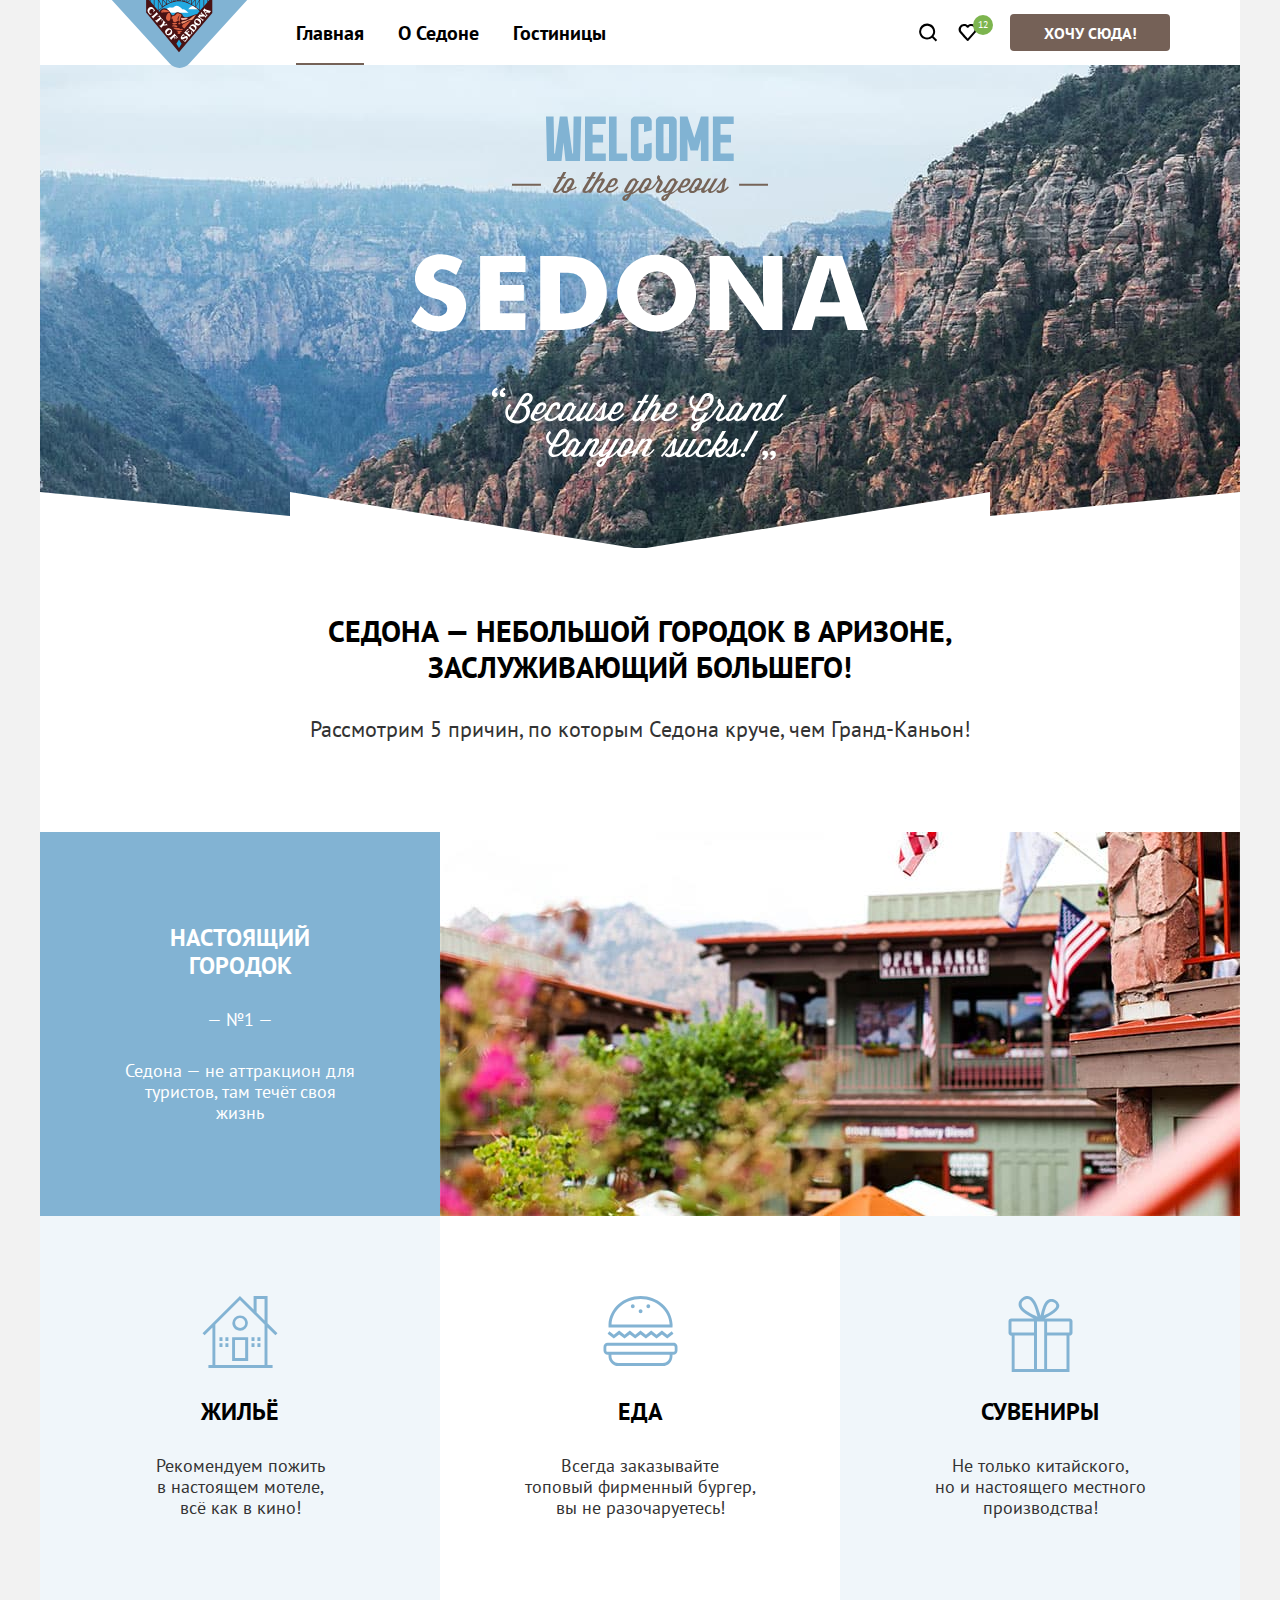
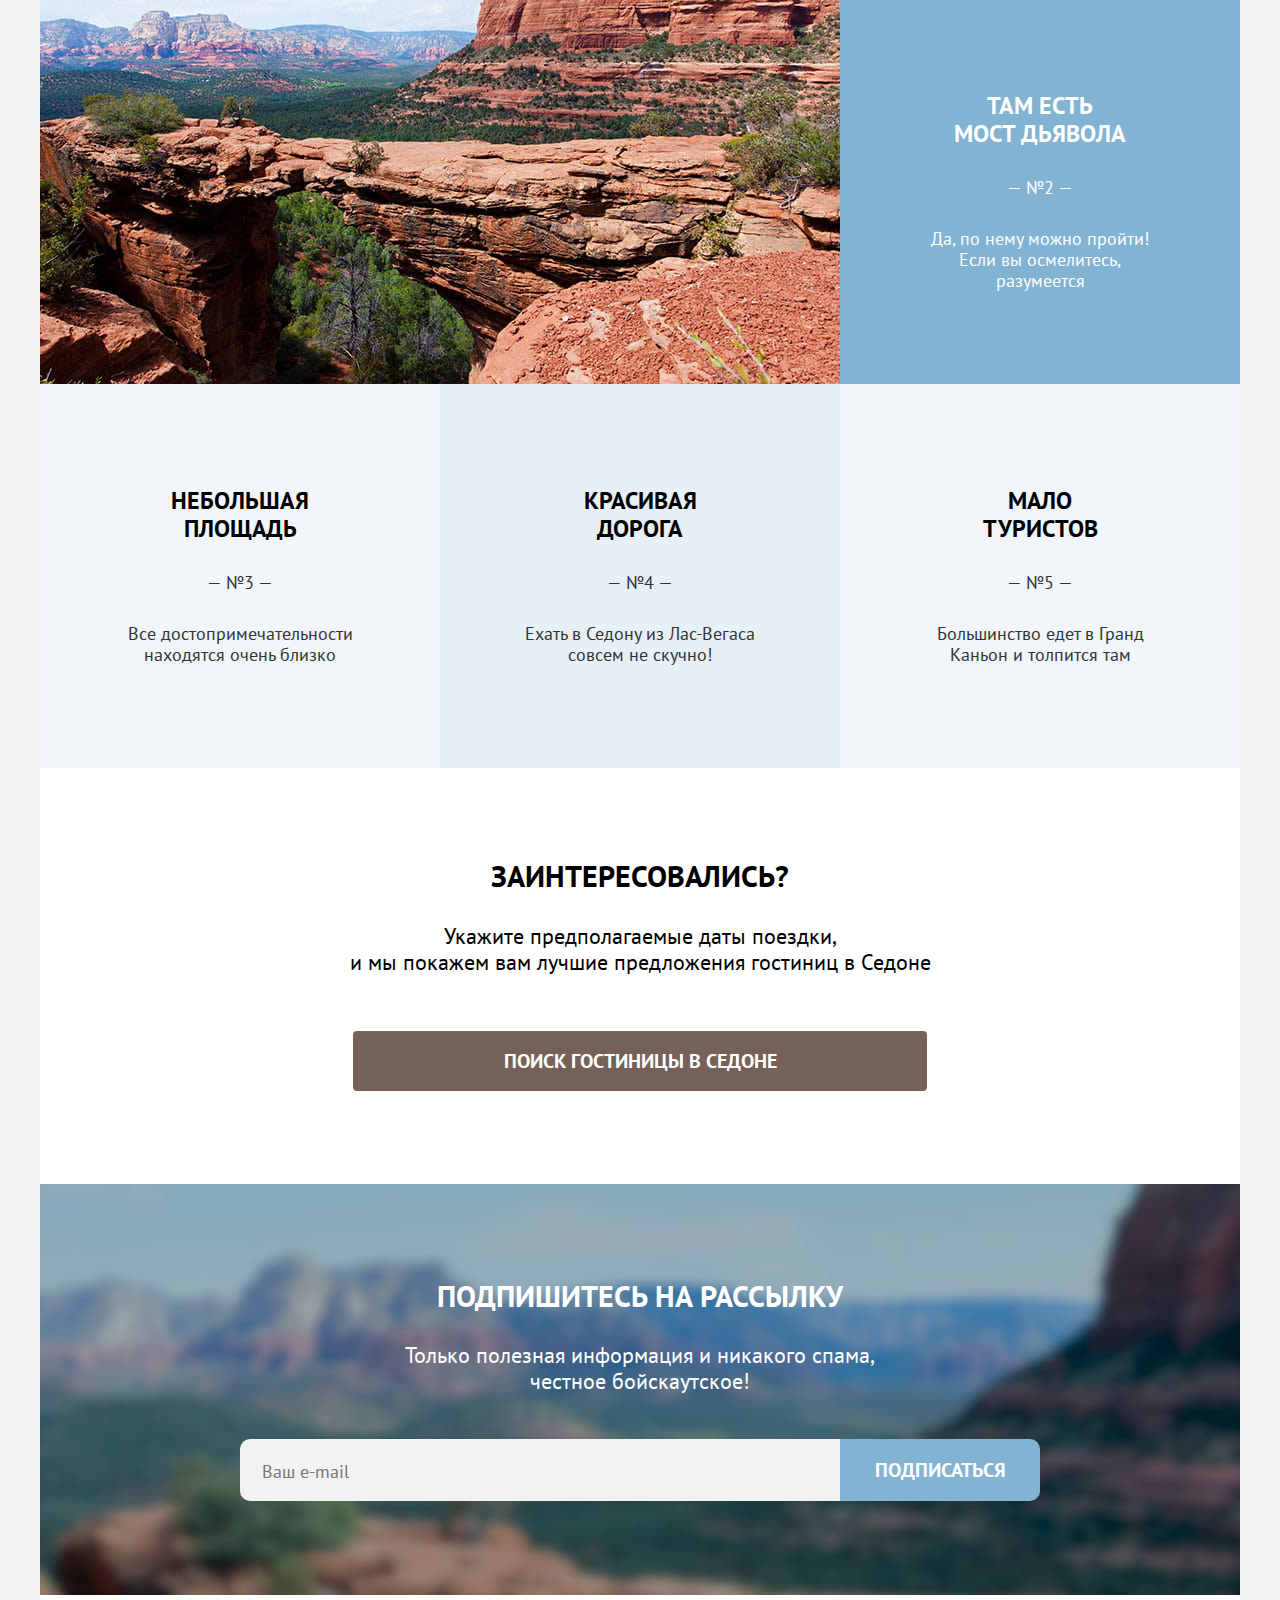
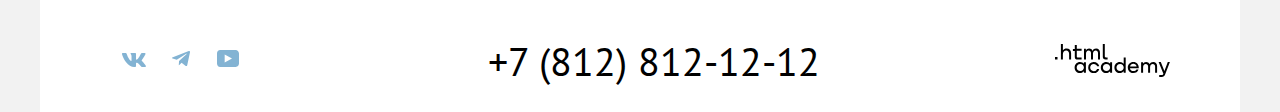
<file: index.html>
<!DOCTYPE html>
<html lang="ru">

<head>
  <meta charset="utf-8">
  <title>HTML Academy: Седона</title>
  <link rel="icon" type="image/png" sizes="32x32" href="images/favicon.png">
  <link rel="stylesheet" href="styles/styles.css">
</head>

<body>
  <div class="page-container">
    <header class="mainpage-header">

      <nav class="navigation">
        <ul class="navigation-list">
          <li class="navigation-logo">
            <a class="link-logo" href="#">
              <img class="logo" src="images/logo.svg" alt="Логотип." width="139" height="70">
            </a>
          </li>
          <li>
            <ul class="navigation-main-items">
              <li class="navigation-list-item">
                <a class="navigation-link navigation-link-current" href="#">Главная</a>
              </li>
              <li class="navigation-list-item">
                <a class="navigation-link" href="#">О Седоне</a>
              </li>
              <li class="navigation-list-item">
                <a class="navigation-link" href="catalog.html">Гостиницы</a>
              </li>
            </ul>
          </li>
        </ul>

        <ul class="navigation-list navigation-user">
          <li class="navigation-list-item">
            <a class="navigation-link search-image" href="#">
              <svg class="navigation-icon" aria-hidden="true" focusable="false" width="19" height="19"
                viewBox="0 0 19 19" fill="none" xmlns="http://www.w3.org/2000/svg">
                <path
                  d="m18.16 17.05-3.71-3.7c1-1.3 1.7-3 1.7-4.9 0-4.4-3.6-8-8.02-8a8.12 8.12 0 0 0-8.02 8.1c0 4.4 3.6 8 8.02 8 1.8 0 3.51-.6 4.91-1.7l3.71 3.7 1.4-1.5Zm-10.03-2.5c-3.3 0-6.02-2.7-6.02-6a6.03 6.03 0 0 1 12.04 0c0 3.3-2.71 6-6.02 6Z" />
              </svg>
              <span class="visually-hidden">Поиск.</span>
            </a>
          </li>
          <li class="navigation-list-item">
            <a class="navigation-link favorites-image" href="#">
              <svg class="navigation-icon" aria-hidden="true" focusable="false" width="19" height="17"
                viewBox="0 0 19 17" fill="none" xmlns="http://www.w3.org/2000/svg">
                <path
                  d="M9.58 17c-.3 0-.6-.1-.8-.4-5.42-6.1-6.72-7.5-7.03-7.9A5.4 5.4 0 0 1 6.16 0c1.31 0 2.51.5 3.52 1.3a5.47 5.47 0 0 1 9.03 4.1c0 1.3-.5 2.5-1.31 3.4l-7.02 7.9c-.2.2-.4.3-.8.3ZM3.56 7.5c.3.4 3.51 4 6.12 6.9l6.21-7c.5-.5.7-1.2.7-2 0-1.8-1.5-3.3-3.3-3.3-1 0-2 .5-2.71 1.3-.3.3-.6.4-.9.4-.3 0-.6-.2-.8-.4a3.7 3.7 0 0 0-2.71-1.3c-1.8 0-3.31 1.5-3.31 3.3-.1.9.3 1.6.7 2.1-.1 0-.1 0 0 0Z" />
              </svg>
              <span class="visually-hidden">Избранное.</span>
              <span class="number-of-favorites">12</span>
            </a>
            </li>
          <li class="navigation-list-item">
            <a class="navigation-link-wanting-here button" href="#">Хочу сюда!</a>
          </li>
        </ul>
      </nav>
    </header>

    <main class="main-container">
      <section class="welcome-text">
        <h1 class="visually-hidden">Седона.</h1>
        <img class="welcome" src="images/welcome-sedona.svg" width="458" height="352" alt="Добро пожаловать в Седону.">
      </section>

      <section class="advantages">
        <h2 class="visually-hidden">Преимущества.</h2>
        <p class="sedona-is-a-small-town">Седона — небольшой городок в Аризоне,<br>
          заслуживающий большего!</p>
        <p class="reasons-why-sedona-is-better">Рассмотрим 5 причин, по которым Седона круче, чем Гранд-Каньон!</p>

        <ul class="advantages-list">
          <li class="advantages-item advantage-1">
            <div class="column-direction real-city">
              <h3 class="main-advantage">Настоящий<br> городок</h3>
              <p class="advantages-description-main">— №1 —</p>
              <p class="advantages-description-main">Седона — не аттракцион для<br>туристов, там течёт своя<br>жизнь
              </p>
            </div>
            <img src="images/photo-of-city.jpg" width="800" height="384" alt="Фотография города.">
          </li>
          <li>
            <ul class="list-of-advantages-main">
              <li class="advantages-item advantage-2 column-direction">
                <h3>Жильё</h3>
                <p class="advantages-description">Рекомендуем пожить<br> в настоящем мотеле,<br> всё как в кино!</p>
              </li>
              <li class="advantages-item advantage-3 column-direction">
                <h3>Еда</h3>
                <p class="advantages-description">Всегда заказывайте<br> топовый фирменный бургер,<br> вы не
                  разочаруетесь!
                </p>
              </li>
              <li class="advantages-item advantage-4 column-direction">
                <h3>Сувениры</h3>
                <p class="advantages-description">Не только китайского,<br>
                  но и настоящего местного<br> производства!</p>
              </li>
            </ul>
          </li>

          <li class="advantages-item advantage-5">
            <div class="column-direction bridge-advantage">
              <h3 class="main-advantage">Там есть<br> мост дьявола</h3>
              <p class="advantages-description-main">— №2 —</p>
              <p class="advantages-description-main">Да, по нему можно пройти!<br> Если вы осмелитесь,<br> разумеется
              </p>
            </div>
            <img class="advantages-canyon-picture" src="images/photo-of-canyon.jpg" width="800" height="384"
              alt="Каньон в Седоне.">
          </li>
          <li>
            <ul class="second-part-advantages-list">
              <li class="advantages-item advantage-6 column-direction">
                <h3>Небольшая<br>площадь</h3>
                <p class="advantages-description">— №3 —</p>
                <p class="advantages-description">Все достопримечательности<br>находятся очень близко</p>
              </li>
              <li class="advantages-item advantage-7 column-direction">
                <h3>Красивая<br>дорога</h3>
                <p class="advantages-description">— №4 —</p>
                <p class="advantages-description">Ехать в Седону из Лас-Вегаса<br>совсем не скучно!</p>
              </li>
              <li class="advantages-item advantage-8 column-direction">
                <h3>Мало<br>туристов</h3>
                <p class="advantages-description">— №5 —</p>
                <p class="advantages-description">Большинство едет в Гранд<br>Каньон и толпится там</p>
              </li>
            </ul>
          </li>
        </ul>
      </section>

      <section class="interested-section">
        <h4 class="visually-hidden">Выбрать гостиницу.</h4>
        <p class="interested-question">Заинтересовались?</p>
        <p class="select-dates-mainpage">Укажите предполагаемые даты поездки,<br>и мы покажем вам лучшие
          предложения гостиниц в Седоне</p>
        <a class="link-to-catalog button" href="catalog.html">ПОИСК ГОСТИНИЦЫ В седоне</a>
      </section>
    </main>

    <footer>
      <section class="footer-background-main-page">
        <h4 class="subscribe-call-to-action">Подпишитесь на рассылку</h4>
        <p class="only-useful-info">Только полезная информация и никакого спама,<br>
          честное бойскаутское!</p>
        <form class="newsletter-form" action="https://echo.htmlacademy.ru/" method="post">
          <input class="input-email-subscribe" type="email" placeholder="Ваш e-mail" id="subscribe" required>
          <label class="visually-hidden" for="subscribe">Ваш e-mail.</label>
          <button class="newsletter-button button" type="submit">Подписаться</button>
        </form>
      </section>

      <div class="footer-bottom">
        <section class="social-media-list">
          <h4 class="visually-hidden">Ссылки на социальные сети.</h4>
          <ul class="list-of-social-media">
            <li class="social-media-item">
              <a class="social-media-link" href="https://vk.com/htmlacademy">
                <svg aria-hidden="true" focusable="false" width="24" height="14" viewBox="0 0 24 14" fill="none"
                  xmlns="http://www.w3.org/2000/svg">
                  <path fill-rule="evenodd" clip-rule="evenodd"
                    d="M23.45.95c.17-.55 0-.95-.8-.95h-2.62c-.67 0-.98.35-1.14.73 0 0-1.34 3.2-3.23 5.27-.61.6-.89.8-1.22.8-.17 0-.42-.2-.42-.74V.95c0-.66-.18-.95-.74-.95H9.15c-.42 0-.67.3-.67.6 0 .61.95.76 1.05 2.5v3.8c0 .84-.16.99-.5.99-.88 0-3.05-3.21-4.33-6.89-.25-.71-.5-1-1.17-1H.9C.15 0 0 .35 0 .73c0 .68.89 4.07 4.14 8.55C6.32 12.34 9.38 14 12.15 14c1.67 0 1.88-.37 1.88-1v-2.32c0-.73.16-.88.69-.88.38 0 1.05.2 2.61 1.67C19.11 13.22 19.4 14 20.41 14h2.62c.75 0 1.13-.37.91-1.1-.24-.72-1.09-1.77-2.21-3.02-.62-.7-1.54-1.47-1.81-1.86-.4-.49-.28-.7 0-1.14 0 0 3.2-4.43 3.53-5.93Z" />
                </svg>
                <span class="visually-hidden">Страница Вконтакте.</span>
              </a>
            </li>
            <li class="social-media-item">
              <a class="social-media-link" href="https://t.me/htmlacademy ">
                <svg aria-hidden="true" focusable="false" width="18" height="16" viewBox="0 0 18 16" fill="none"
                  xmlns="http://www.w3.org/2000/svg">
                  <path
                    d="M16.79.1.84 6.25c-1.09.43-1.08 1.04-.2 1.31l4.1 1.28 9.47-5.98c.44-.27.85-.12.52.18L7.05 9.96l-.28 4.22c.41 0 .6-.19.83-.41l1.99-1.93 4.13 3.05c.77.42 1.31.2 1.5-.7l2.72-12.8c.28-1.12-.43-1.62-1.16-1.3Z" />
                </svg>
                <span class="visually-hidden">Канал Телеграм.</span>
              </a>
            </li>
            <li class="social-media-item">
              <a class="social-media-link" href="https://www.youtube.com/user/htmlacademyru">
                <svg aria-hidden="true" focusable="false" width="22" height="17" viewBox="0 0 22 17" fill="none"
                  xmlns="http://www.w3.org/2000/svg">
                  <path
                    d="M18.6 0H3.18C1.31 0 0 1.6 0 3.4v10.1C0 15.4 1.31 17 3.17 17h15.66c1.64 0 3.17-1.6 3.17-3.4V3.4C21.78 1.6 20.47 0 18.6 0ZM7.67 12.54V4.46L15 8.5l-7.33 4.04Z" />
                </svg>
                <span class="visually-hidden">Ютуб Канал.</span>
              </a>
            </li>
          </ul>
        </section>

        <address class="contacts">
          <p class="visually-hidden">Контактный номер телефона.</p>
          <a class="contact-number" href="tel:+78128121212">+7 (812) 812-12-12</a>
        </address>

        <section class="website-developer">
          <h5 class="visually-hidden">Сайт разработчика.</h5>
          <a class="website-developer-link" href="https://htmlacademy.ru/">
            <svg aria-hidden="true" focusable="false" width="115" height="33" viewBox="0 0 115 33" fill="none"
              xmlns="http://www.w3.org/2000/svg">
              <path
                d="M0 12.9v2.6h2.5v-2.6H0ZM11.6 4.5c-1.6 0-2.8.7-3.6 1.7h-.1V0h-2v15.5h2v-5.3c0-2.1 1.3-3.6 3.3-3.6 1.8 0 2.9 1.4 2.9 3.2v5.7h2V9.4c.1-3-1.8-4.9-4.5-4.9ZM26.6 4.8h-4.8V1.1h-2v3.8h-1.9v2h1.9v6c0 1.7 1 2.7 2.7 2.7h4.1v-2h-3.7c-.7 0-1.1-.4-1.1-1.1V6.8h4.8v-2ZM41.1 4.6c-1.6 0-2.9.8-3.5 2.1h-.1c-.6-1.2-1.8-2.1-3.4-2.1-1.4 0-2.5.8-3.1 1.8h-.1V4.8H29v10.6h2V10c0-2 1-3.5 2.6-3.5 1.5 0 2.4 1 2.4 2.6v6.3h2V9.8c0-2.4 1.4-3.3 2.6-3.3 1.5 0 2.4 1 2.4 2.6v6.3h2V8.9c.1-2.5-1.4-4.3-3.9-4.3ZM47.8 12.7c0 1.7 1 2.7 2.8 2.7h2v-2h-1.7c-.7 0-1.1-.4-1.1-1.1V0h-2v12.7ZM28.9 19.7c-.9-1.1-2.2-1.8-3.9-1.8-3.1 0-5.4 2.3-5.4 5.6s2.3 5.6 5.4 5.6c1.8 0 3-.8 3.8-1.9h.1v1.6h2V18.2h-2v1.5Zm-3.6 7.4c-2.2 0-3.6-1.6-3.6-3.6s1.4-3.6 3.6-3.6 3.6 1.6 3.6 3.6c0 1.9-1.4 3.6-3.6 3.6ZM44.2 22c-.5-2.4-2.6-4.1-5.4-4.1a5.4 5.4 0 0 0-5.6 5.6c0 3.1 2.2 5.6 5.6 5.6 2.8 0 4.9-1.8 5.4-4.2h-2.1a3.4 3.4 0 0 1-3.3 2.3c-2.2 0-3.6-1.6-3.6-3.6s1.4-3.6 3.6-3.6c1.6 0 2.8 1 3.3 2.2h2.1V22ZM55.1 19.7c-.9-1.1-2.2-1.8-3.9-1.8-3.1 0-5.4 2.3-5.4 5.6s2.3 5.6 5.4 5.6c1.8 0 3-.8 3.8-1.9h.1v1.6h2V18.2h-2v1.5Zm-3.6 7.4c-2.2 0-3.6-1.6-3.6-3.6s1.4-3.6 3.6-3.6 3.6 1.6 3.6 3.6c0 1.9-1.5 3.6-3.6 3.6ZM68.7 19.8c-.9-1.1-2.2-1.9-3.9-1.9-3.1 0-5.4 2.3-5.4 5.6s2.2 5.6 5.4 5.6c1.7 0 3-.8 3.8-1.8h.1v1.5h2V13.4h-2v6.4Zm-3.6 7.3c-2.2 0-3.6-1.6-3.6-3.6s1.4-3.6 3.6-3.6 3.6 1.6 3.6 3.6c-.1 2-1.5 3.6-3.6 3.6ZM78.3 17.9c-3.3 0-5.5 2.5-5.5 5.6 0 3 2.1 5.6 5.5 5.6 2.5 0 4.5-1.3 5.2-3.6h-2.1c-.5 1-1.6 1.6-3 1.6-1.9 0-3.3-1.3-3.4-2.9h8.8c.2-3.6-2-6.3-5.5-6.3Zm0 1.9c1.7 0 3 1 3.3 2.6h-6.5c.3-1.5 1.5-2.6 3.2-2.6ZM98.2 17.9c-1.6 0-2.9.8-3.6 2h-.1c-.6-1.2-1.8-2-3.4-2-1.4 0-2.5.7-3.1 1.8v-1.5h-1.9v10.6h2v-5.4c0-2 1-3.4 2.6-3.5 1.5 0 2.4 1 2.4 2.6v6.3h2v-5.6c0-2.4 1.4-3.3 2.6-3.3 1.5 0 2.4 1 2.4 2.6v6.3h2v-6.5c.1-2.6-1.4-4.4-3.9-4.4ZM109.4 27l-3.6-8.9h-2.2l4.8 11.6c-.3.9-.7 1.2-1.7 1.2h-2.5v2h2.5c1.8 0 2.8-.8 3.5-2.6l4.7-12.2h-2.1l-3.4 8.9Z" />
            </svg>
            <span class="visually-hidden">Сайт разработчика.</span>
          </a>
        </section>
      </div>
    </footer>
  </div>

  <div class="modal-window-container hide">
    <div class="modal search-for-hotel-modal">
      <button class="modal-close-button button" type="button">
        <svg class="close-button-icon" aria-hidden="true" focusable="false" width="53" height="53" viewBox="0 0 53 53"
          fill="none" xmlns="http://www.w3.org/2000/svg">
          <circle cx="26.5" cy="26.5" r="26.5" />
          <path
            d="M33 21.2 31.8 20l-5.3 5.3-5.3-5.3-1.2 1.2 5.3 5.3-5.3 5.3 1.2 1.2 5.3-5.3 5.3 5.3 1.2-1.2-5.3-5.3 5.3-5.3Z" />
        </svg>
        <span class="visually-hidden">Закрыть.</span>
      </button>
      <section class="modal-content">
        <h2 class="modal-title">Поиск гостиницы в Седоне</h2>
        <form class="modal-form" action="https://echo.htmlacademy.ru/" method="post">

          <div class="arrival-dates">
            <label class="modal-form-category" for="arrival-date">Дата заезда:</label>
            <span class="input-and-calendar">
              <input class="modal-form-input" type="text" placeholder="27 апреля 2020" value="" name="arrival-date"
                id="arrival-date" required>
              <button class="calendar-button button" type="button">
                <span class="visually-hidden">Выбрать дату.</span>
                <svg class="calendar-icon" aria-hidden="true" focusable="false" width="15" height="15"
                  viewBox="0 0 15 15" fill="none" xmlns="http://www.w3.org/2000/svg">
                  <path d="M5.5 10c.3 0 .5-.2.5-.5S5.8 9 5.5 9s-.5.2-.5.5.2.5.5.5Z" />
                  <path
                    d="M14 2h-2V0h-1v2H4V0H3v2H1c-.6 0-1 .4-1 1v11c0 .5.4 1 1 1h13c.5 0 1-.5 1-1V3c0-.6-.5-1-1-1Zm0 12H1V7h13v7ZM1 6V3h2v2h1V3h7v2h1V3h2v3H1Z" />
                  <path
                    d="M7.5 10c.3 0 .5-.2.5-.5S7.8 9 7.5 9s-.5.2-.5.5.2.5.5.5ZM9.5 10c.3 0 .5-.2.5-.5S9.8 9 9.5 9s-.5.2-.5.5.2.5.5.5ZM5.5 11c-.3 0-.5.2-.5.5s.2.5.5.5.5-.2.5-.5-.2-.5-.5-.5ZM3.5 10c.3 0 .5-.2.5-.5S3.8 9 3.5 9s-.5.2-.5.5.2.5.5.5ZM3.5 11c-.3 0-.5.2-.5.5s.2.5.5.5.5-.2.5-.5-.2-.5-.5-.5ZM7.5 11c-.3 0-.5.2-.5.5s.2.5.5.5.5-.2.5-.5-.2-.5-.5-.5ZM9.5 11c-.3 0-.5.2-.5.5s.2.5.5.5.5-.2.5-.5-.2-.5-.5-.5ZM11.5 10c.3 0 .5-.2.5-.5s-.2-.5-.5-.5-.5.2-.5.5.2.5.5.5ZM11.5 11c-.3 0-.5.2-.5.5s.2.5.5.5.5-.2.5-.5-.2-.5-.5-.5Z" />
                </svg>
              </button>
            </span>
            <p class="error-alert">Мы не можем отправить вас в прошлое.</p>
          </div>

          <div class="departure-dates">
            <label class="modal-form-category" for="departure-date">Дата выезда:</label>
            <span class="input-and-calendar">
              <input class="modal-form-input" type="text" placeholder="1 сентября 2021" value="" name="departure-date"
                id="departure-date" required>
              <button class="calendar-button button" type="button">
                <span class="visually-hidden">Выбрать дату.</span>
                <svg class="calendar-icon" aria-hidden="true" focusable="false" width="15" height="15"
                  viewBox="0 0 15 15" fill="none" xmlns="http://www.w3.org/2000/svg">
                  <path d="M5.5 10c.3 0 .5-.2.5-.5S5.8 9 5.5 9s-.5.2-.5.5.2.5.5.5Z" />
                  <path
                    d="M14 2h-2V0h-1v2H4V0H3v2H1c-.6 0-1 .4-1 1v11c0 .5.4 1 1 1h13c.5 0 1-.5 1-1V3c0-.6-.5-1-1-1Zm0 12H1V7h13v7ZM1 6V3h2v2h1V3h7v2h1V3h2v3H1Z" />
                  <path
                    d="M7.5 10c.3 0 .5-.2.5-.5S7.8 9 7.5 9s-.5.2-.5.5.2.5.5.5ZM9.5 10c.3 0 .5-.2.5-.5S9.8 9 9.5 9s-.5.2-.5.5.2.5.5.5ZM5.5 11c-.3 0-.5.2-.5.5s.2.5.5.5.5-.2.5-.5-.2-.5-.5-.5ZM3.5 10c.3 0 .5-.2.5-.5S3.8 9 3.5 9s-.5.2-.5.5.2.5.5.5ZM3.5 11c-.3 0-.5.2-.5.5s.2.5.5.5.5-.2.5-.5-.2-.5-.5-.5ZM7.5 11c-.3 0-.5.2-.5.5s.2.5.5.5.5-.2.5-.5-.2-.5-.5-.5ZM9.5 11c-.3 0-.5.2-.5.5s.2.5.5.5.5-.2.5-.5-.2-.5-.5-.5ZM11.5 10c.3 0 .5-.2.5-.5s-.2-.5-.5-.5-.5.2-.5.5.2.5.5.5ZM11.5 11c-.3 0-.5.2-.5.5s.2.5.5.5.5-.2.5-.5-.2-.5-.5-.5Z" />
                </svg>
              </button>
            </span>
            <p class="hotels-found">На эти даты есть свободные номера. Пока есть.</p>
          </div>

          <div class="adults-and-children">
            <span class="adults-grid-element">
              <label class="modal-form-category number-of-adults" for="adults">Взрослые:</label>
              <span class="adults-children-input-buttons">
                <button class="modal-amount-guests-button modal-amount-guests-minus button" type="button">
                  <svg class="amount-button-svg" aria-hidden="true" focusable="false" width="13" height="1"
                    viewBox="0 0 13 1" fill="none" xmlns="http://www.w3.org/2000/svg">
                    <path d="M0 0v1h13V0H0Z" />
                  </svg>
                  <span class="visually-hidden">Убавить.</span>
                </button>
                <input class="modal-form-input" type="number" value="2" name="number-of-adults" id="adults" required>
                <button class="modal-amount-guests-button modal-amount-guests-plus button" type="button">
                  <svg class="amount-button-svg" aria-hidden="true" focusable="false" width="13" height="13"
                    viewBox="0 0 13 13" fill="none" xmlns="http://www.w3.org/2000/svg">
                    <path d="M13 6H7V0H6v6H0v1h6v6h1V7h6V6Z" />
                  </svg>
                  <span class="visually-hidden">Добавить.</span>
                </button>
              </span>
            </span>

            <span class="children-grid-element">
              <label class="modal-form-category number-of-children" for="children">Дети:</label>
              <span class="tooltip">
                <button class="tooltip-button button" aria-labelledby="tooltip-label" type="button">
                  <svg class="tooltip-icon" aria-hidden="true" focusable="false" width="25" height="25"
                    viewBox="0 0 25 25" fill="none" xmlns="http://www.w3.org/2000/svg">
                    <circle cx="12.5" cy="12.5" r="12.5" fill="#83B3D3" />
                    <g clip-path="url(#a)" fill="#fff">
                      <path d="M12 17h1v-6h-1v6ZM13 8h-1v1h1V8Z" />
                    </g>
                    <defs>
                      <clipPath id="a">
                        <path fill="#fff" transform="translate(12 8)" d="M0 0h1v9H0z" />
                      </clipPath>
                    </defs>
                  </svg>
                  <span class="visually-hidden">Уточняющая информация.</span>
                </button>
                <span class="tooltip-text" role="tooltip" id="tooltip-label">Укажите количество детей,<br> которые будут
                  с вами, возраст<br> которых от 6
                  до 18 лет. Дети<br> до 6 лет размещаются<br> бесплатно.</span>
              </span>
              <span class="adults-children-input-buttons">
                <button class="modal-amount-guests-button modal-amount-guests-minus button" type="button">
                  <svg class="amount-button-svg" aria-hidden="true" focusable="false" width="13" height="1"
                    viewBox="0 0 13 1" fill="none" xmlns="http://www.w3.org/2000/svg">
                    <path d="M0 0v1h13V0H0Z" />
                  </svg>
                  <span class="visually-hidden">Убавить.</span>
                </button>
                <input class="modal-form-input" type="number" value="1" name="number-of-children" id="children"
                  required>
                <button class="modal-amount-guests-button modal-amount-guests-plus button" type="button">
                  <svg class="amount-button-svg" aria-hidden="true" focusable="false" width="13" height="13"
                    viewBox="0 0 13 13" fill="none" xmlns="http://www.w3.org/2000/svg">
                    <path d="M13 6H7V0H6v6H0v1h6v6h1V7h6V6Z" />
                  </svg>
                  <span class="visually-hidden">Добавить.</span>
                </button>
              </span>
            </span>

          </div>
          <button class="modal-find-hotel button" type="submit">Найти</button>

        </form>
      </section>
    </div>
  </div>
</body>

</html>
</file>
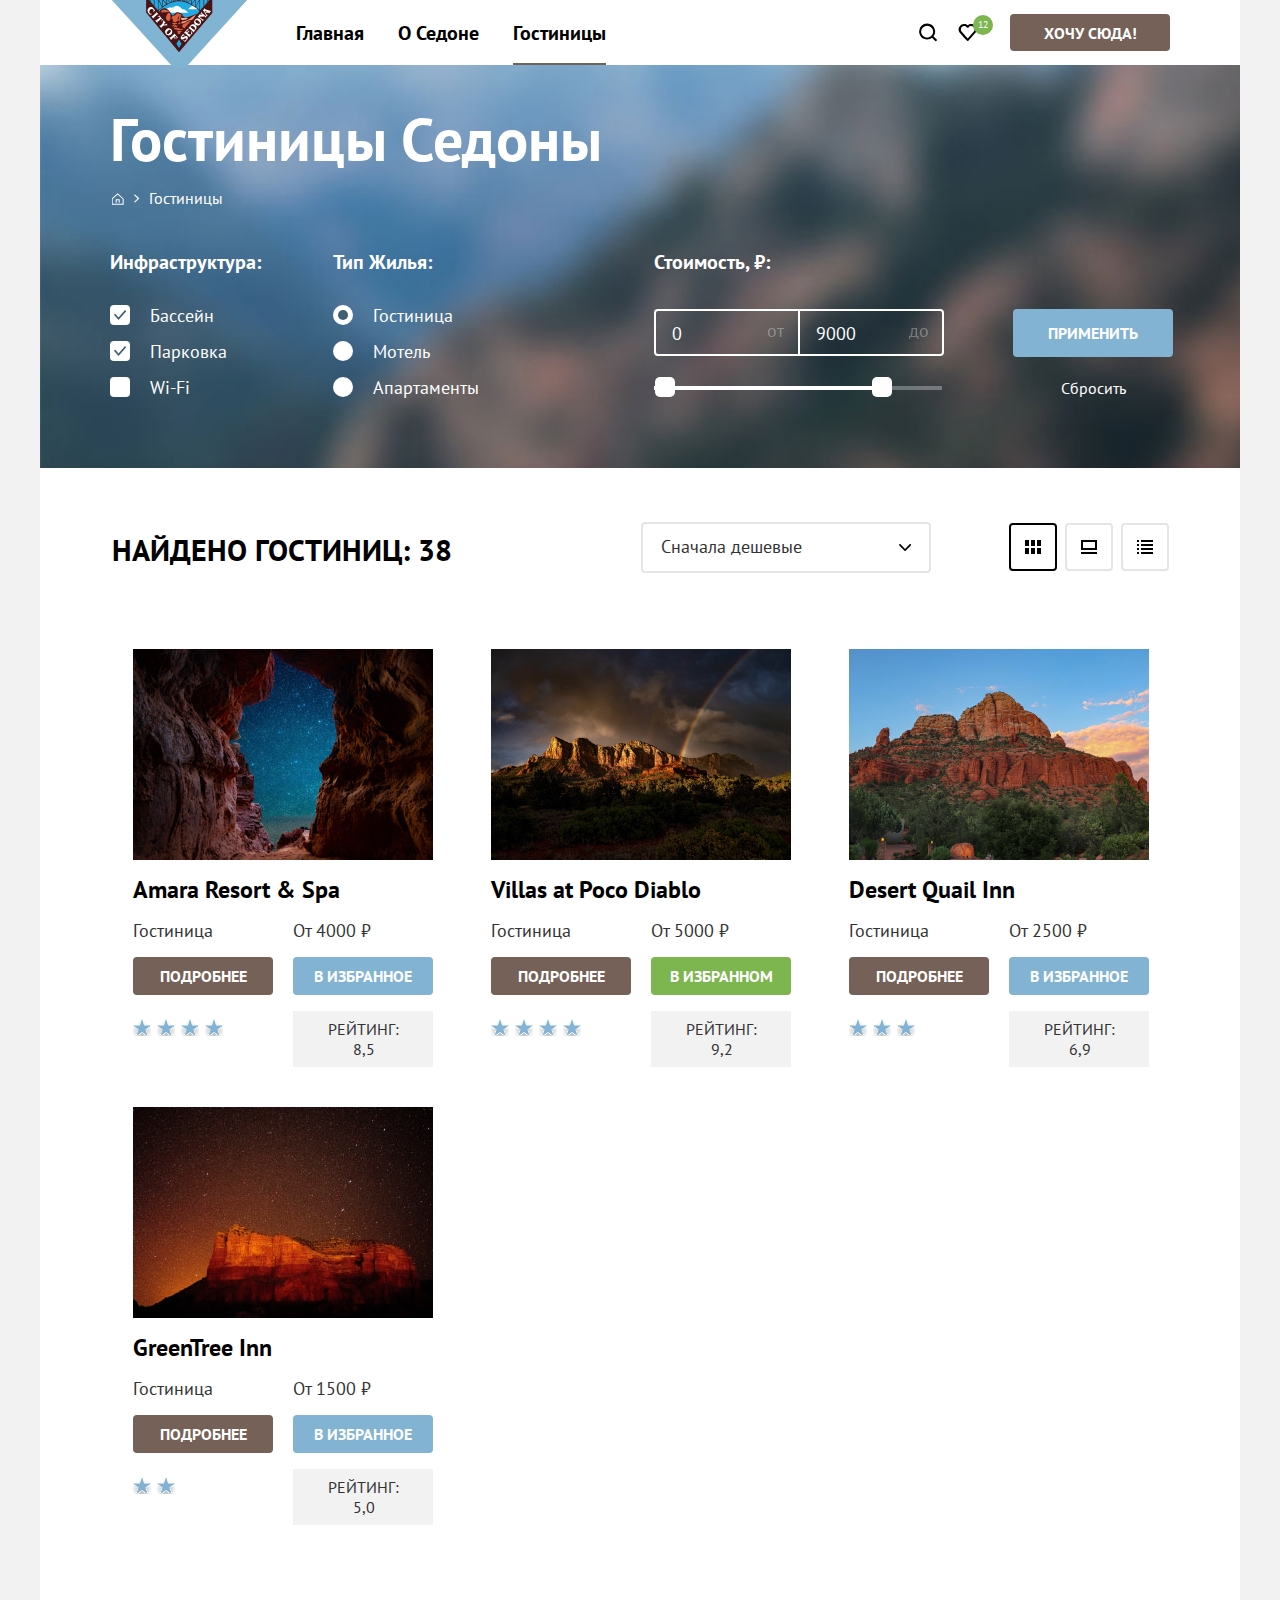
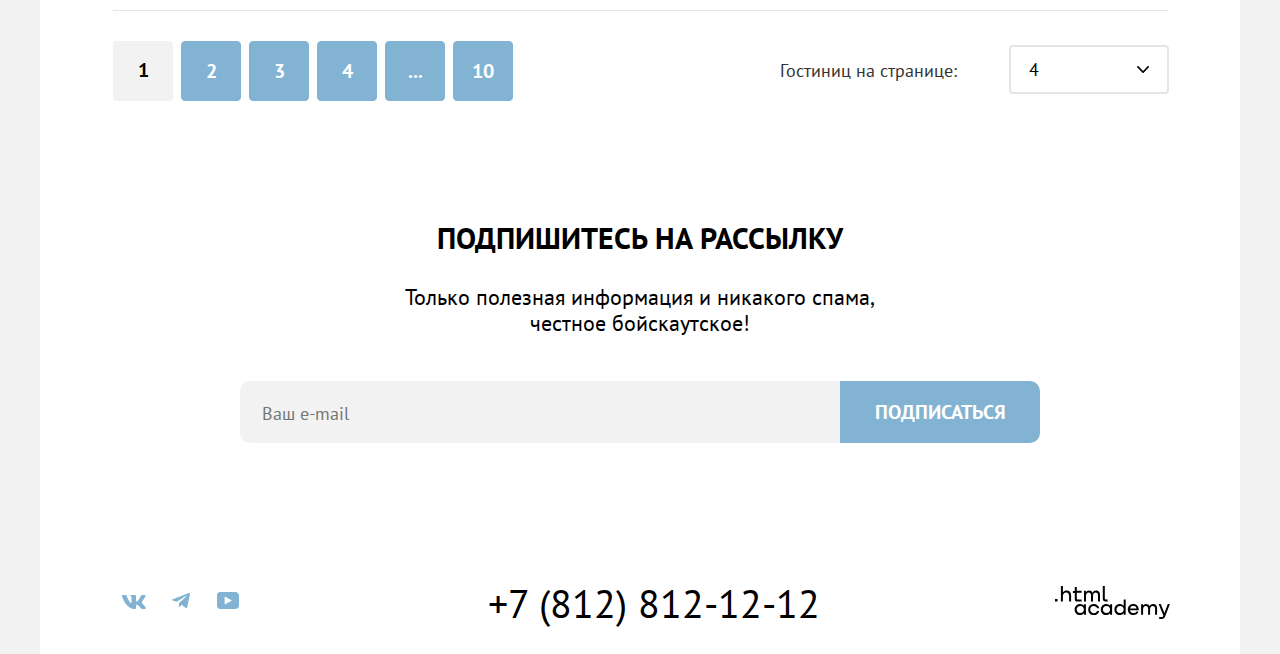
<file: catalog.html>
<!DOCTYPE html>
<html lang="ru">

<head>
  <meta charset="utf-8">
  <title>Седона: Каталог</title>
  <link rel="stylesheet" href="styles/styles.css">
  <link rel="icon" type="image/png" sizes="32x32" href="images/favicon.png">
</head>

<body>
  <div class="page-container">
    <header class="mainpage-header">
      <nav class="navigation">
        <ul class="navigation-list">
          <li class="navigation-logo">
            <a class="link-logo" href="index.html">
              <img class="logo" src="images/logo.svg" alt="Логотип." width="139" height="70">
            </a>
          </li>
          <li class="navigation-list-item">
            <ul class="navigation-main-items">
              <li class="navigation-list-item">
                <a class="navigation-link" href="index.html">Главная</a>
              </li>
              <li class="navigation-list-item">
                <a class="navigation-link" href="#">О Седоне</a>
              </li>
              <li class="navigation-list-item">
                <a class="navigation-link navigation-link-current" href="#">Гостиницы</a>
              </li>
            </ul>
          </li>
        </ul>
        <ul class="navigation-list navigation-user">
          <li class="navigation-list-item">
            <a class="navigation-link search-image" href="#">
              <svg class="navigation-icon" aria-hidden="true" focusable="false" width="19" height="19"
                viewBox="0 0 19 19" fill="none" xmlns="http://www.w3.org/2000/svg">
                <path
                  d="m18.16 17.05-3.71-3.7c1-1.3 1.7-3 1.7-4.9 0-4.4-3.6-8-8.02-8a8.12 8.12 0 0 0-8.02 8.1c0 4.4 3.6 8 8.02 8 1.8 0 3.51-.6 4.91-1.7l3.71 3.7 1.4-1.5Zm-10.03-2.5c-3.3 0-6.02-2.7-6.02-6a6.03 6.03 0 0 1 12.04 0c0 3.3-2.71 6-6.02 6Z" />
              </svg>
              <span class="visually-hidden">Поиск.</span>
            </a>
          </li>
          <li class="navigation-list-item">
            <a class="navigation-link favorites-image" href="#">
              <svg class="navigation-icon" aria-hidden="true" focusable="false" width="19" height="17"
                viewBox="0 0 19 17" fill="none" xmlns="http://www.w3.org/2000/svg">
                <path
                  d="M9.58 17c-.3 0-.6-.1-.8-.4-5.42-6.1-6.72-7.5-7.03-7.9A5.4 5.4 0 0 1 6.16 0c1.31 0 2.51.5 3.52 1.3a5.47 5.47 0 0 1 9.03 4.1c0 1.3-.5 2.5-1.31 3.4l-7.02 7.9c-.2.2-.4.3-.8.3ZM3.56 7.5c.3.4 3.51 4 6.12 6.9l6.21-7c.5-.5.7-1.2.7-2 0-1.8-1.5-3.3-3.3-3.3-1 0-2 .5-2.71 1.3-.3.3-.6.4-.9.4-.3 0-.6-.2-.8-.4a3.7 3.7 0 0 0-2.71-1.3c-1.8 0-3.31 1.5-3.31 3.3-.1.9.3 1.6.7 2.1-.1 0-.1 0 0 0Z" />
              </svg>
              <span class="visually-hidden">Избранное.</span>
              <span class="number-of-favorites">12</span>
            </a>
            </li>
          <li class="navigation-list-item">
            <a class="navigation-link-wanting-here button" href="catalog.html">Хочу сюда!</a>
          </li>
        </ul>
      </nav>
    </header>
    <main class="main-container-inner">
      <div class="catalog-filters">

        <header class="inner-header">
          <h1 class="inner-header-title">Гостиницы Седоны</h1>
          <ol class="breadcrumbs">
            <li class="breadcrumbs-item">
              <a class="breadcrumbs-link-to-mainpage" href="index.html">
              </a>
            </li>
            <li class="breadcrumbs-item">
              <svg class="breadcrumbs-arrow" aria-hidden="true" focusable="false" width="6" height="9" fill="none"
                xmlns="http://www.w3.org/2000/svg">
                <path
                  d="M5.05 4.07 1.25.67c-.2-.2-.6-.2-.9 0-.3.2-.2.6 0 .8l3.3 3-3.2 3c-.2.2-.2.6 0 .8 0 .1.3.2.4.2.1 0 .3-.1.4-.2l3.8-3.4c.3-.2.3-.6 0-.8Z"
                  fill="#fff" />
              </svg>
              <a class="breadcrumbs-item-hotels" href="#">Гостиницы</a>
            </li>
          </ol>
        </header>

        <section class="hotel-catalog">
          <h2 class="visually-hidden">Список товаров с фильтрами.</h2>
          <form class="filters-catalog-form" action="https://echo.htmlacademy.ru/" method="get">
            <fieldset class="infrustructure-list">
              <legend class="category">Инфраструктура:</legend>

              <label class="infrustructure-list-label">
                <input class="infrustructure-item-input visually-hidden" type="checkbox" name="pool" value="pool"
                  id="pool" checked>
                <span class="control-mark-checkbox"></span>
                <span class="infrustructure-item-name">Бассейн</span>
              </label>

              <label class="infrustructure-list-label">
                <input class="infrustructure-item-input visually-hidden" type="checkbox" name="parking" value="parking"
                  id="parking" checked>
                <span class="control-mark-checkbox"></span>
                <span class="infrustructure-item-name">Парковка</span>
              </label>

              <label class="infrustructure-list-label">
                <input class="infrustructure-item-input visually-hidden" type="checkbox" name="wifi" value="wifi"
                  id="wifi">
                <span class="control-mark-checkbox"></span>
                <span class="infrustructure-item-name">Wi-Fi</span>
              </label>
            </fieldset>


            <fieldset class="livingtype-list">
              <legend class="category">Тип жилья:</legend>

              <label class="livingtype-list-label">
                <input class="livingtype-item-input visually-hidden" type="radio" id="hotel" name="livingtype" checked>
                <span class="control-mark-radio"></span>
                <span class="livingtype-item-name">Гостиница</span>
              </label>

              <label class="livingtype-list-label">
                <input class="livingtype-item-input visually-hidden" type="radio" id="motel" name="livingtype">
                <span class="control-mark-radio"></span>
                <span class="livingtype-item-name">Мотель</span>
              </label>

              <label class="livingtype-list-label">
                <input class="livingtype-item-input visually-hidden" type="radio" id="apartments" name="livingtype">
                <span class="control-mark-radio"></span>
                <span class="livingtype-item-name">Апартаменты</span>
              </label>
            </fieldset>

            <fieldset class="price-filter-fieldset">
              <legend class="price-filter-title">Стоимость, ₽:</legend>
              <div class="price-range">
                <label class="price-range-label min-price-label">
                  <input class="price-range-input min-price-input" type="number" value="0" name="min-price"><span
                    class="input-price-from-to">от</span>
                </label>
                <label class="price-range-label max-price-label">
                  <input class="price-range-input max-price-input" value="9000" name="max-price"><span
                    class="input-price-from-to">до</span>
                </label>
              </div>

              <div class="visual-price-range">
                <div class="price-range-bar" style="left: 0px; width: 228px">
                  <button class="range-toggle toggle-min" type="button">
                  </button>
                  <button class="range-toggle toggle-max" type="button">
                  </button>
                </div>
              </div>
            </fieldset>
            <div class="buttons-range-price">
              <button class="search-hotel button" type="submit">Применить</button>
              <button class="reset-search button" type="reset">Сбросить</button>
            </div>
          </form>
        </section>
      </div>

      <div class="result-of-search-container">
        <section class="hotels-found-in-catalog">
          <h2 class="visually-hidden">Результаты поиска.</h2>
          <p class="number-hotels-found-perpage">Найдено гостиниц: 38</p>
        </section>

        <div class="select-controls-section">
          <select class="select-controls" aria-label="Сортировка">
            <option value="the-cheapest">Сначала дешевые</option>
            <option value="popular">Самое популярное</option>
            <option value="expensive">Дорогое</option>
          </select>
        </div>

        <div class="vision-per-page">
          <a class="button-vision button-show-gallery vision-current" href="#" >
            <span class="visually-hidden">Показ в виде галереи.</span>
          </a>
          <a class="button-vision button-one-product-per-page" href="#">
            <span class="visually-hidden">Одно предложение на странице.</span>
          </a>
          <a class="button-vision button-show-list" href="#">
            <span class="visually-hidden">Показать список.</span>
          </a>
        </div>
      </div>

      <ul class="product-list">
        <li class="product-card">
          <img class="product-card-image" src="images/hotels/hotel-1.jpg" alt="Гостиница Amara Resort & Spa."
            width="300" height="211">
          <h3 class="product-card-title">Amara Resort & Spa</h3>
          <p>Гостиница</p>
          <p>От 4000 ₽</p>
          <a class="product-card-button button-details button" href="#">Подробнее</a>
          <a class="product-card-button button-add-to-favorites button" href="#">В
            избранное</a>
          <div class="stars">
            <img src="images/star.svg" alt="4 звезды." width="18" height="17">
            <img src="images/star.svg" alt="" width="18" height="17">
            <img src="images/star.svg" alt="" width="18" height="17">
            <img src="images/star.svg" alt="" width="18" height="17">
          </div>
          <p class="rate">Рейтинг: 8,5</p>
        </li>

        <li class="product-card">
          <img class="product-card-image" src="images/hotels/hotel-2.jpg" alt="Гостиница Villas at Poco Diablo."
            width="300" height="211">
          <h3 class="product-card-title">Villas at Poco Diablo</h3>
          <p>Гостиница</p>
          <p>От 5000 ₽</p>
          <a class="product-card-button button-details button" href="#">Подробнее</a>
          <a class="product-card-button added-to-favorites button" href="#">В
            избранном</a>
          <div class="stars">
            <img src="images/star.svg" alt="4 звезды." width="18" height="17">
            <img src="images/star.svg" alt="" width="18" height="17">
            <img src="images/star.svg" alt="" width="18" height="17">
            <img src="images/star.svg" alt="" width="18" height="17">
          </div>
          <p class="rate">Рейтинг: 9,2</p>
        </li>

        <li class="product-card">
          <img class="product-card-image" src="images/hotels/hotel-3.jpg" alt="Гостиница Desert Quail Inn." width="300"
            height="211">
          <h3 class="product-card-title">Desert Quail Inn</h3>
          <p>Гостиница</p>
          <p>От 2500 ₽</p>
          <a class="product-card-button button-details button" href="#">Подробнее</a>
          <a class="product-card-button button-add-to-favorites button" href="#">В
            избранное</a>
          <div class="stars">
            <img src="images/star.svg" alt="3 звезды." width="18" height="17">
            <img src="images/star.svg" alt="" width="18" height="17">
            <img src="images/star.svg" alt="" width="18" height="17">
          </div>
          <p class="rate">Рейтинг: 6,9</p>
        </li>

        <li class="product-card">
          <img class="product-card-image" src="images/hotels/hotel-4.jpg" alt="Гостиница GreenTree Inn." width="300"
            height="211">
          <h3 class="product-card-title">GreenTree Inn</h3>
          <p>Гостиница</p>
          <p>От 1500 ₽</p>
          <a class="product-card-button button-details button" href="#">Подробнее</a>
          <a class="product-card-button button-add-to-favorites button" href="#">В
            избранное</a>
          <div class="stars">
            <img src="images/star.svg" alt="2 звезды." width="18" height="17">
            <img src="images/star.svg" alt="" width="18" height="17">
          </div>
          <p class="rate">Рейтинг: 5,0</p>
        </li>
      </ul>

      <div class="filters-bottom-container">
        <ul class="pagination">
          <li class="pagination-item">
            <a class="pagination-link pagination-current" href="#">1</a>
          </li>
          <li class="pagination-item">
            <a class="pagination-link" href="#">2</a>
          </li>
          <li class="pagination-item">
            <a class="pagination-link" href="#">3</a>
          </li>
          <li class="pagination-item">
            <a class="pagination-link" href="#">4</a>
          </li>
          <li class="pagination-item">
            <a class="pagination-link" href="#">...</a>
          </li>
          <li class="pagination-item">
            <a class="pagination-link" href="#">10</a>
          </li>
        </ul>

        <div class="number-of-hotels-shown-perpage-container">
          <p class="number-of-hotels-shown-perpage">Гостиниц на странице:</p>
          <select class="number-of-hotels-select" aria-label="Количество предложений на странице">
            <option class="number-of-hotels-option" value="4">4</option>
            <option class="number-of-hotels-option" value="6">6</option>
            <option class="number-of-hotels-option" value="8">8</option>
          </select>
        </div>
      </div>
    </main>

    <footer>
      <div class="footer-background">
        <h4 class="subscribe-call-to-action">Подпишитесь на рассылку</h4>
        <p class="only-useful-info">Только полезная информация и никакого спама,<br>
          честное бойскаутское!</p>
        <form class="newsletter-form" action="https://echo.htmlacademy.ru/" method="post">
          <input class="input-email-subscribe" type="email" placeholder="Ваш e-mail" id="subscribe" required>
          <label for="subscribe" class="visually-hidden">Ваш e-mail.</label>
          <button class="newsletter-button button" type="submit">Подписаться</button>
        </form>
      </div>

      <div class="footer-bottom">
        <section class="social-media-list">
          <h4 class="visually-hidden">Ссылки на социальные сети.</h4>
          <ul class="list-of-social-media">
            <li class="social-media-item">
              <a class="social-media-link" href="https://vk.com/htmlacademy">
                <svg aria-hidden="true" focusable="false" width="24" height="14" viewBox="0 0 24 14" fill="none"
                  xmlns="http://www.w3.org/2000/svg">
                  <path fill-rule="evenodd" clip-rule="evenodd"
                    d="M23.45.95c.17-.55 0-.95-.8-.95h-2.62c-.67 0-.98.35-1.14.73 0 0-1.34 3.2-3.23 5.27-.61.6-.89.8-1.22.8-.17 0-.42-.2-.42-.74V.95c0-.66-.18-.95-.74-.95H9.15c-.42 0-.67.3-.67.6 0 .61.95.76 1.05 2.5v3.8c0 .84-.16.99-.5.99-.88 0-3.05-3.21-4.33-6.89-.25-.71-.5-1-1.17-1H.9C.15 0 0 .35 0 .73c0 .68.89 4.07 4.14 8.55C6.32 12.34 9.38 14 12.15 14c1.67 0 1.88-.37 1.88-1v-2.32c0-.73.16-.88.69-.88.38 0 1.05.2 2.61 1.67C19.11 13.22 19.4 14 20.41 14h2.62c.75 0 1.13-.37.91-1.1-.24-.72-1.09-1.77-2.21-3.02-.62-.7-1.54-1.47-1.81-1.86-.4-.49-.28-.7 0-1.14 0 0 3.2-4.43 3.53-5.93Z" />
                </svg>
                <span class="visually-hidden">Страница Вконтакте.</span>
              </a>
            </li>
            <li class="social-media-item">
              <a class="social-media-link" href="https://t.me/htmlacademy ">
                <svg aria-hidden="true" focusable="false" width="18" height="16" viewBox="0 0 18 16" fill="none"
                  xmlns="http://www.w3.org/2000/svg">
                  <path
                    d="M16.79.1.84 6.25c-1.09.43-1.08 1.04-.2 1.31l4.1 1.28 9.47-5.98c.44-.27.85-.12.52.18L7.05 9.96l-.28 4.22c.41 0 .6-.19.83-.41l1.99-1.93 4.13 3.05c.77.42 1.31.2 1.5-.7l2.72-12.8c.28-1.12-.43-1.62-1.16-1.3Z" />
                </svg>
                <span class="visually-hidden">Канал Телеграм.</span>
              </a>
            </li>
            <li class="social-media-item">
              <a class="social-media-link" href="https://www.youtube.com/user/htmlacademyru">
                <svg aria-hidden="true" focusable="false" width="22" height="17" viewBox="0 0 22 17" fill="none"
                  xmlns="http://www.w3.org/2000/svg">
                  <path
                    d="M18.6 0H3.18C1.31 0 0 1.6 0 3.4v10.1C0 15.4 1.31 17 3.17 17h15.66c1.64 0 3.17-1.6 3.17-3.4V3.4C21.78 1.6 20.47 0 18.6 0ZM7.67 12.54V4.46L15 8.5l-7.33 4.04Z" />
                </svg>
                <span class="visually-hidden">Ютуб Канал.</span>
              </a>
            </li>
          </ul>
        </section>

        <address class="contacts">
          <p class="visually-hidden">Контактный номер телефона.</p>
          <a class="contact-number" href="tel:+78128121212">+7 (812) 812-12-12</a>
        </address>

        <section class="website-developer">
          <h5 class="visually-hidden">Сайт разработчика.</h5>
          <a class="website-developer-link" href="https://htmlacademy.ru/">
            <svg aria-hidden="true" focusable="false" width="115" height="33" viewBox="0 0 115 33" fill="none"
              xmlns="http://www.w3.org/2000/svg">
              <path
                d="M0 12.9v2.6h2.5v-2.6H0ZM11.6 4.5c-1.6 0-2.8.7-3.6 1.7h-.1V0h-2v15.5h2v-5.3c0-2.1 1.3-3.6 3.3-3.6 1.8 0 2.9 1.4 2.9 3.2v5.7h2V9.4c.1-3-1.8-4.9-4.5-4.9ZM26.6 4.8h-4.8V1.1h-2v3.8h-1.9v2h1.9v6c0 1.7 1 2.7 2.7 2.7h4.1v-2h-3.7c-.7 0-1.1-.4-1.1-1.1V6.8h4.8v-2ZM41.1 4.6c-1.6 0-2.9.8-3.5 2.1h-.1c-.6-1.2-1.8-2.1-3.4-2.1-1.4 0-2.5.8-3.1 1.8h-.1V4.8H29v10.6h2V10c0-2 1-3.5 2.6-3.5 1.5 0 2.4 1 2.4 2.6v6.3h2V9.8c0-2.4 1.4-3.3 2.6-3.3 1.5 0 2.4 1 2.4 2.6v6.3h2V8.9c.1-2.5-1.4-4.3-3.9-4.3ZM47.8 12.7c0 1.7 1 2.7 2.8 2.7h2v-2h-1.7c-.7 0-1.1-.4-1.1-1.1V0h-2v12.7ZM28.9 19.7c-.9-1.1-2.2-1.8-3.9-1.8-3.1 0-5.4 2.3-5.4 5.6s2.3 5.6 5.4 5.6c1.8 0 3-.8 3.8-1.9h.1v1.6h2V18.2h-2v1.5Zm-3.6 7.4c-2.2 0-3.6-1.6-3.6-3.6s1.4-3.6 3.6-3.6 3.6 1.6 3.6 3.6c0 1.9-1.4 3.6-3.6 3.6ZM44.2 22c-.5-2.4-2.6-4.1-5.4-4.1a5.4 5.4 0 0 0-5.6 5.6c0 3.1 2.2 5.6 5.6 5.6 2.8 0 4.9-1.8 5.4-4.2h-2.1a3.4 3.4 0 0 1-3.3 2.3c-2.2 0-3.6-1.6-3.6-3.6s1.4-3.6 3.6-3.6c1.6 0 2.8 1 3.3 2.2h2.1V22ZM55.1 19.7c-.9-1.1-2.2-1.8-3.9-1.8-3.1 0-5.4 2.3-5.4 5.6s2.3 5.6 5.4 5.6c1.8 0 3-.8 3.8-1.9h.1v1.6h2V18.2h-2v1.5Zm-3.6 7.4c-2.2 0-3.6-1.6-3.6-3.6s1.4-3.6 3.6-3.6 3.6 1.6 3.6 3.6c0 1.9-1.5 3.6-3.6 3.6ZM68.7 19.8c-.9-1.1-2.2-1.9-3.9-1.9-3.1 0-5.4 2.3-5.4 5.6s2.2 5.6 5.4 5.6c1.7 0 3-.8 3.8-1.8h.1v1.5h2V13.4h-2v6.4Zm-3.6 7.3c-2.2 0-3.6-1.6-3.6-3.6s1.4-3.6 3.6-3.6 3.6 1.6 3.6 3.6c-.1 2-1.5 3.6-3.6 3.6ZM78.3 17.9c-3.3 0-5.5 2.5-5.5 5.6 0 3 2.1 5.6 5.5 5.6 2.5 0 4.5-1.3 5.2-3.6h-2.1c-.5 1-1.6 1.6-3 1.6-1.9 0-3.3-1.3-3.4-2.9h8.8c.2-3.6-2-6.3-5.5-6.3Zm0 1.9c1.7 0 3 1 3.3 2.6h-6.5c.3-1.5 1.5-2.6 3.2-2.6ZM98.2 17.9c-1.6 0-2.9.8-3.6 2h-.1c-.6-1.2-1.8-2-3.4-2-1.4 0-2.5.7-3.1 1.8v-1.5h-1.9v10.6h2v-5.4c0-2 1-3.4 2.6-3.5 1.5 0 2.4 1 2.4 2.6v6.3h2v-5.6c0-2.4 1.4-3.3 2.6-3.3 1.5 0 2.4 1 2.4 2.6v6.3h2v-6.5c.1-2.6-1.4-4.4-3.9-4.4ZM109.4 27l-3.6-8.9h-2.2l4.8 11.6c-.3.9-.7 1.2-1.7 1.2h-2.5v2h2.5c1.8 0 2.8-.8 3.5-2.6l4.7-12.2h-2.1l-3.4 8.9Z" />
            </svg>
            <span class="visually-hidden">Сайт разработчика.</span>
          </a>
        </section>
      </div>
    </footer>
  </div>
</body>

</html>
</file>
<file: styles/styles.css>
@font-face {
  font-family: "PT Sans";
  src: url("../fonts/ptsans-400.woff2") format("woff2");
  font-weight: 400;
  font-style: normal;
  font-display: swap;
}

@font-face {
  font-family: "PT Sans";
  src: url("../fonts/ptsans-700.woff2") format("woff2");
  font-weight: 700;
  font-style: normal;
  font-display: swap;
}

*,
*::before,
*::after {
  box-sizing: border-box;
}

html {
  height: 100%;
}

.visually-hidden {
  position: absolute;
  width: 1px;
  height: 1px;
  margin: -1px;
  padding: 0;
  border: 0;
  clip: rect(0, 0, 0, 0);
  overflow: hidden;
}

body {
  margin: 0;
  min-height: 100%;
  font-family: "PT Sans", "Arial", sans-serif;
  font-size: 22px;
  line-height: 26px;
  background: #f2f2f2;
  color: #000000;
  display: flex;
  flex-direction: column;
  min-width: 1200px;
}

.page-container {
  width: 1200px;
  background-color: #ffffff;
  margin: 0 auto;
  display: flex;
  flex-direction: column;
  flex-grow: 1;
}

.mainpage-header {
  padding-left: 70px;
  padding-right: 70px;
}

.link-logo {
  display: block;
  width: 139px;
  height: 70px;
  position: absolute;
  margin: auto;
  left: 0;
  top: 0;
  bottom: 0;
  z-index: 1;
}

.navigation-logo {
  margin-right: 30px;
  position: relative;
}

.main-container {
  flex-grow: 1;
}

.main-container-inner {
  flex-grow: 1;
}

.navigation {
  display: flex;
  justify-content: space-between;
  align-items: center;
}

.navigation-list {
  margin: 0;
  padding: 0;
  display: flex;
  justify-content: space-between;
  list-style-type: none;
}

.navigation-main-items {
  display: flex;
  margin: 0;
  padding: 0;
  list-style-type: none;
  flex-wrap: wrap;
  padding-left: 17px;
  width: 490px;
  margin-left: 139px;
}

.navigation-user {
  display: flex;
  flex-wrap: wrap;
  padding: 0;
  margin: 0;
  padding-left: 12px;
  justify-content: flex-start;
  list-style-type: none;
  align-items: center;
}

.navigation-link {
  color: inherit;
  font-weight: 700;
  font-size: 20px;
  text-transform: capitalize;
  text-decoration: none;
  display: block;
  margin-right: 34px;
  list-style-type: none;
  padding-top: 20px;
  position: relative;
  padding-bottom: 19px;
}

.navigation-link:hover {
  color: #756157;
}

.navigation-link:focus {
  color: #756157;
}

.navigation-link:active {
  color: rgba(117, 97, 87, 0.3);
}

.navigation-user .navigation-list-item {
  min-width: 42px;
  min-height: 18px;
  text-align: center;
  display: block;
}

.navigation-link-wanting-here {
  color: #ffffff;
  font-weight: 700;
  background-color: #756157;
  font-size: 16px;
  line-height: 20px;
  text-align: center;
  text-transform: uppercase;
  text-decoration: none;
  padding: 9px 15px 8px;
  width: 160px;
  display: block;
}

.number-of-favorites {
  color: #ffffff;
  background-color: #7db54f;
  font-weight: 400;
  font-size: 10px;
  line-height: 13px;
  position: absolute;
  width: 20px;
  height: 20px;
  border-radius: 10px;
  padding-top: 3px;
  top: 2px;
  left: 15px;
}

.favorites-image {
  display: block;
  min-width: 19px;
  min-height: 18px;
  position: relative;
  margin-right: 33px;
}

.search-image {
  display: block;
  min-width: 19px;
  min-height: 18px;
  margin-right: 18px;
}

.navigation-icon {
  position: absolute;
  margin: auto;
  top: 0;
  right: 0;
  left: 0;
  bottom: 0;
}

.navigation-link svg {
  fill: #000000;
}

.navigation-link:hover svg{
  fill: #756157;
}

.navigation-link:focus-visible svg {
  fill: #756157;
  outline: none;
}

.navigation-link:focus svg {
  fill: #756157;
}

.navigation-link:active svg {
  fill: rgba(117, 97, 87, 0.3);
}

.welcome-text {
  text-align: center;
  background-image: url("../images/sedona-background-mainpage.jpg");
  background-repeat: no-repeat;
  background-size: 100% auto;
  background-color: #333333;
  padding-top: 51px;
  padding-bottom: 82px;
  margin-bottom: 0;
  position: relative;
  max-height: 483px;
}

.welcome-text::after {
  position: absolute;
  content: url("../images/vector-after-heading.svg");
  margin: auto;
  width: 1200px;
  height: 57px;
  top: 0;
  right: 0;
  left: 0;
  bottom: -428px;
}

.advantages {
  font-weight: 400;
  font-size: 18px;
  line-height: 21px;
  text-align: center;
  padding-top: 65px;
  margin-bottom: 90px;
}

.list-of-advantages-main {
  display: flex;
  padding: 0;
  list-style-type: none;
  flex-wrap: wrap;
}

.sedona-is-a-small-town {
  font-weight: 700;
  font-size: 30px;
  line-height: 36px;
  text-transform: uppercase;
  margin: 0;
  margin-bottom: 31px;
}

.advantages-canyon-picture {
  order: -1;
}

.reasons-why-sedona-is-better {
  font-size: 22px;
  line-height: 26px;
  color: #333333;
  font-weight: 400;
  display: block;
  margin-bottom: 90px;
  margin-top: 0;
}

.advantages-list {
  padding: 0;
  margin: 0;
  display: flex;
  flex-wrap: wrap;
  justify-content: center;
  flex-direction: column;
  list-style-type: none;
}

.advantages .advantages-description {
  color: #333333;
}

.main-advantage {
  font-weight: 700;
  font-size: 24px;
  line-height: 28px;
  text-transform: uppercase;
  color: #ffffff;
  background-color: #82b3d3;
}

.advantages-description-main {
  color: #ffffff;
}

.advantages h3 {
  font-size: 24px;
  line-height: 28px;
  margin: 0;
}

.column-direction p {
  margin-top: 0;
  margin-bottom: 30px;
}

.second-part-advantages-list {
  display: flex;
  flex-wrap: wrap;
  margin: 0;
  padding: 0;
  list-style-type: none;
}

.column-direction {
  display: flex;
  flex-direction: column;
  justify-content: flex-start;
  min-height: 384px;
  padding: 20px;
  width: 400px;
}

.list-of-advantages-main .column-direction {
  padding-top: 80px;
}

.second-part-advantages-list .column-direction {
  padding-top: 103px;
}

li.advantages-item h3 {
  text-transform: uppercase;
  margin-bottom: 29px;
}

.list-of-advantages-main .advantages-item {
  padding-top: 182px;
}

.advantage-2 {
  background-image: url("../images/advantages/living.svg");
  background-repeat: no-repeat;
  background-position: 50% 80px;
}

.advantage-3 {
  background-image: url("../images/advantages/food.svg");
  background-repeat: no-repeat;
  background-position: 50% 80px;
}

.advantage-4 {
  background-image: url("../images/advantages/souvenirs.svg");
  background-repeat: no-repeat;
  background-position: 50% 80px;
}

.advantage-1,
.advantage-5 {
  background-color: #82b3d3;
  display: flex;
}

.real-city {
  padding-top: 92px;
}

.bridge-advantage {
  background-color: #82b3d3;
  display: flex;
  padding-top: 92px;
}

.advantage-2,
.advantage-4,
.advantage-6,
.advantage-8 {
  background-color: rgba(131, 179, 211, 0.12);
}

.advantage-7 {
  background: rgba(131, 179, 211, 0.2);
}

.interested-section {
  color: #000000;
  background-color: #ffffff;
  font-weight: 700;
  text-align: center;
}

.interested-question {
  font-size: 30px;
  line-height: 36px;
  text-transform: uppercase;
  margin: 0;
  margin-bottom: 29px;
}

.select-dates {
  font-weight: 400;
  font-size: 22px;
  line-height: 26px;
  color: #333333;
}

.link-to-catalog {
  color: #ffffff;
  font-weight: 700;
  background-color: #756157;
  font-size: 20px;
  line-height: 36px;
  text-transform: uppercase;
  text-decoration: none;
  padding: 12px 15px;
  margin-bottom: 93px;
  display: block;
  min-width: 574px;
}

.added-to-favorites {
  background-color: #7db54f;
  text-decoration: none;
}

.button-add-to-favorites {
  background-color: #82b3d3;
  text-decoration: none;
}

.button-add-to-favorites,
.added-to-favorites {
  -ms-grid-row: 7;
  -ms-grid-column: 3;
}

.link-to-catalog:hover,
.navigation-link-wanting-here:hover {
  background: #615048;
}

.link-to-catalog:focus-visible,
.navigation-link-wanting-here:focus-visible {
  background: #615048;
  outline: none;
}

.link-to-catalog:focus,
.navigation-link-wanting-here:focus {
  background: #615048;
}

.link-to-catalog:active,
.navigation-link-wanting-here:active {
  background: #756157;
  color: rgba(255, 255, 255, 0.3);
}

.button-details:hover {
  background: #615048;
}

.button-details:focus-visible {
  background: #615048;
  outline: none;
}

.button-details:focus {
  background: #615048;
}

.button-details:active {
  background: #756157;
  color: rgba(255, 255, 255, 0.3);
}

.added-to-favorites:hover {
  background: #6c9e42;
}

.added-to-favorites:focus-visible {
  background: #6c9e42;
  outline: none;
}

.added-to-favorites:focus {
  background: #6c9e42;
}

.added-to-favorites:active {
  background: #7db54f;
  color: rgba(255, 255, 255, 0.3);
}

.newsletter-button {
  font-weight: 700;
  font-size: 20px;
  line-height: 36px;
  text-transform: uppercase;
  color: #ffffff;
  background-color: #82b3d3;
  font-family: inherit;
  padding: 12px 15px;
  border-radius: 0 10px 10px 0;
}

.search-hotel {
  font-weight: 700;
  font-size: 16px;
  line-height: 20px;
  text-transform: uppercase;
  color: #ffffff;
  background-color: #82b3d3;
  font-family: inherit;
  padding: 14px 15px;
  min-width: 160px;
}

.modal-find-hotel {
  background: #83b3d3;
  border-radius: 10px;
  font-weight: 700;
  font-size: 20px;
  line-height: 36px;
  text-transform: uppercase;
  color: #ffffff;
  display: block;
  width: 575px;
  font-family: "PT Sans", "Arial", sans-serif;
  padding: 12px 26px;
  margin: 0;
}

.button-add-to-favorites:hover,
.search-hotel:hover,
.newsletter-button:hover,
.modal-find-hotel:hover {
  background: #68a2ca;
}

.button-add-to-favorites:focus-visible,
.search-hotel:focus-visible,
.newsletter-button:focus-visible,
.modal-find-hotel:focus-visible {
  background: #68a2ca;
  outline: 3px solid #756257;
  border-radius: 10px;
}

.button-add-to-favorites:focus,
.search-hotel:focus,
.newsletter-button:focus,
.modal-find-hotel:focus {
  background: #68a2ca;
  outline: 3px solid #756257;
  border-radius: 10px;
}

.button-add-to-favorites:active,
.search-hotel:active,
.newsletter-button:active,
.modal-find-hotel:active {
  background: #82b3d3;
  color: rgba(255, 255, 255, 0.3);
}

.footer-background-main-page {
  background-image: url("../images/background.jpg");
  color: #ffffff;
  background-color: #000000;
  background-repeat: no-repeat;
  background-size: cover;
  text-align: center;
  padding-bottom: 94px;
  padding-top: 94px;
}

.subscribe-call-to-action {
  font-weight: 700;
  font-size: 30px;
  line-height: 36px;
  text-transform: uppercase;
  margin: 0;
  margin-bottom: 28px;
}

.newsletter-form {
  display: grid;
  grid-template-columns: 600px 200px;
  justify-content: center;
}

.footer-background {
  text-align: center;
  padding-bottom: 94px;
  padding-top: 86px;
}

.only-useful-info {
  margin-bottom: 45px;
  margin-top: 0;
}

.input-email-subscribe {
  margin: 0;
  width: 600px;
  padding-left: 22px;
  padding-top: 22px;
  padding-bottom: 19px;
  font-size: 18px;
  line-height: 21px;
  color: #000000;
  background: #f2f2f2;
  border-radius: 10px 0 0 10px;
  border: none;
  font-family: "PT Sans", "Arial", sans-serif;
}

.input-email-subscribe:hover {
  outline: none;
  background: #e6e6e6;
}

.input-email-subscribe:focus {
  background: #e6e6e6;
  box-shadow: 0 0 0 3px #83b3d3;
  border-radius: 10px 0 0 10px;
}

.input-email-subscribe:focus-visible {
  box-shadow: 0 0 0 3px #83b3d3;
  border-radius: 10px 0 0 10px;
  background: #e6e6e6;
}

.input-email-subscribe:disabled {
  outline: none;
  background: #e6e6e6;
  border: 2px solid rgba(0, 0, 0, 0.3);
  color: rgba(0, 0, 0, 0.3);
}

.input-email-subscribe:not(:placeholder-shown) {
  background: #756257;
  color: #ffffff;
}

.footer-bottom {
  background-color: #ffffff;
  display: flex;
  flex-wrap: wrap;
  color: #000000;
  justify-content: space-between;
  margin: 0;
  padding: 45px 70px 30px;
  align-items: center;
}

.contact-number {
  color: #000000;
  font-size: 40px;
  line-height: 40px;
  font-style: normal;
  background-color: #ffffff;
  text-decoration: none;
  width: 720px;
}

.contact-number:hover {
  color: #756157;
}

.contact-number:focus-visible {
  color: #756157;
  outline: none;
}

.contact-number:focus {
  color: #756157;
}

.contact-number:active {
  color: rgba(117, 97, 87, 0.3);
}

.list-of-social-media {
  margin: 0;
  padding: 0;
  display: flex;
  width: 142px;
  list-style-type: none;
  flex-wrap: wrap;
}

.social-media-link {
  margin-right: 0;
  width: 47px;
  height: 40px;
  text-align: center;
  padding-top: 5px;
  cursor: pointer;
  border: none;
  display: inline-block;
}

.social-media-item:last-child {
  margin-right: 0;
}

.social-media-link svg {
  fill: #83b3d3;
}

.social-media-link:hover svg {
  fill: #68a2ca;
}

.social-media-link:focus svg {
  fill: #68a2ca;
}

.social-media-link:focus-visible svg {
    fill: #68a2ca;
}

.social-media-link:focus-visible {
    outline: none;
}

.social-media-link:active svg {
  fill: rgba(104, 162, 202, 0.3);
}

.inner-header {
  text-transform: capitalize;
  text-align: left;
}

.inner-header-title {
  font-size: 60px;
  line-height: 78px;
  color: #ffffff;
  margin-top: 0;
  margin-bottom: 10px;
}

.breadcrumbs-item {
  font-size: 16px;
  line-height: 21px;
  color: #ffffff;
  position: relative;
}

.breadcrumbs-arrow {
  position: absolute;
  margin: auto 0;
  right: auto;
  top: 0;
  bottom: 0;
  left: -15px;
}

.breadcrumbs-item:not(:last-child) {
  margin-right: 25px;
}

.breadcrumbs-item-hotels {
  color: #ffffff;
  text-decoration: none;
  display: block;
}

.breadcrumbs-item-hotels:hover {
  color: rgba(255, 255, 255, 0.6);
}

.breadcrumbs-item-hotels:focus-visible {
  color: #ffffff;
  outline: none;
}

.breadcrumbs-item-hotels:focus {
  color: inherit;
}

.breadcrumbs-item-hotels:active {
  color: rgba(255, 255, 255, 0.3);
}

.breadcrumbs {
  padding: 0;
  margin: 0;
  list-style-type: none;
  display: flex;
  align-items: center;
  padding-left: 2px;
  margin-bottom: 40px;
  flex-wrap: wrap;
}

.breadcrumbs-link-to-mainpage {
  background-image: url("../images/union.svg");
  background-repeat: no-repeat;
  background-position: center;
  min-width: 12px;
  min-height: 12px;
  display: block;
}

.breadcrumbs-link-to-mainpage:hover {
  opacity: 0.6;
}

.breadcrumbs-link-to-mainpage:focus-visible {
  outline: none;
}

.breadcrumbs-link-to-mainpage:active {
  opacity: 0.3;
}

.filters-catalog-form {
  display: flex;
  flex-wrap: wrap;
}

.catalog-filters {
  background-image: url("../images/background-image-filters.jpg");
  background-repeat: no-repeat;
  background-size: cover;
  background-color: #333333;
  padding-left: 70px;
  padding-top: 35px;
}

.hotel-catalog legend {
  font-weight: 700;
  font-size: 20px;
  line-height: 26px;
  color: #ffffff;
  padding-left: 0;
}

.price-range {
  margin-bottom: 30px;
  display: flex;
  justify-content: flex-start;
}

.visual-price-range {
  position: relative;
  width: 288px;
  height: 4px;
  background-color: rgba(255, 255, 255, 0.3);
}

.price-range-bar {
  position: absolute;
  height: 4px;
  background-color: #ffffff;
  opacity: 1;
}

.price-range-input {
  padding-left: 16px;
  padding-top: 12px;
  padding-bottom: 10px;
  width: 145px;
  font-size: 18px;
  line-height: 21px;
  color: #ffffff;
  border: 2px solid #ffffff;
  border-radius: 4px;
  background-color: transparent;
  -webkit-appearance: textfield;
  appearance: textfield;
  font-family: inherit;
}

.price-range-input:focus-visible {
  outline: none;
}

.price-range-input::-webkit-outer-spin-button,
.price-range-input::-webkit-inner-spin-button {
  -webkit-appearance: none;
  appearance: none;
  margin: 0;
}

.price-range-label {
  display: flex;
  justify-content: space-between;
  align-items: center;
  padding-right: 16px;
  width: 145px;
  position: relative;
}

.min-price-input {
    border-radius: 4px 0 0 4px;
    border-right: 1px solid #ffffff;
}

.max-price-input {
    border-radius: 0 4px 4px 0;
    border-left: 1px solid #ffffff;
}
  
.min-price-input:hover {
  border: 2px solid rgba(255, 255, 255, 0.6);
  border-right: 1px solid rgba(255, 255, 255, 0.6);
}

.min-price-input:focus {
  border: 2px solid rgba(255, 255, 255, 1);
  border-right: 1px solid rgba(255, 255, 255, 1);
  box-shadow: 0 0 0 3px #81b3d2, inset 0 0 0 3px #81b3d2;
}

.min-price-input:focus-visible {
  border: 2px solid rgba(255, 255, 255, 1);
  border-right: 1px solid rgba(255, 255, 255, 1);
  box-shadow: 0 0 0 3px #81b3d2, inset 0 0 0 3px #81b3d2;
  outline: none;
}

.min-price-input:active {
  background: #756257;
}

.max-price-input:hover {
  border: 2px solid rgba(255, 255, 255, 0.6);
  border-left: 1px solid rgba(255, 255, 255, 0.6);
}

.max-price-input:focus {
  border: 2px solid rgba(255, 255, 255, 1);
  border-left: 1px solid rgba(255, 255, 255, 1);
  box-shadow: 0 0 0 3px #81b3d2, inset 0 0 0 3px #81b3d2;
}

.max-price-input:focus-visible {
  border: 2px solid rgba(255, 255, 255, 1);
  border-left: 1px solid rgba(255, 255, 255, 1);
  box-shadow: 0 0 0 3px #81b3d2, inset 0 0 0 3px #81b3d2;
  outline: none;
}

.max-price-input:active {
  background: #756257;
}

.price-filter-title {
  margin: 0;
  margin-bottom: 34px;
}

.input-price-from-to {
  font-size: 18px;
  line-height: 23px;
  opacity: 0.3;
  border: none;
  position: absolute;
  right: 15px;
  top: 10px;
}

.hotel-catalog legend.category {
  margin: 0;
  margin-bottom: 30px;
  text-transform: capitalize;
}

.hotel-catalog fieldset {
  border: none;
  margin-bottom: 55px;
  padding: 0;
  color: #ffffff;
}

.range-toggle {
  position: absolute;
  width: 20px;
  height: 20px;
  border-radius: 5px;
  background: #ffffff;
  border: none;
  opacity: 1;
  cursor: pointer;
}

.range-toggle:hover {
  box-shadow: 0 4px 10px rgba(0, 0, 0, 0.25);
}

.range-toggle:focus {
  border: 3px solid #83b3d3;
  box-shadow: 0 4px 10px rgba(0, 0, 0, 0.25);
}

.range-toggle:focus-visible {
  border: 3px solid #83b3d3;
  box-shadow: 0 4px 10px rgba(0, 0, 0, 0.25);
  outline: none;
}

.range-toggle:active {
  border: 2px solid #83b3d3;
  box-shadow: 0 7px 15px rgba(0, 0, 0, 0.4);
}

.toggle-min {
  top: -9px;
  left: 1px;
}

.toggle-max {
  top: -9px;
  right: -10px;
}

section.hotel-catalog .infrustructure-item-name,
section.hotel-catalog .livingtype-item-name {
  font-size: 18px;
  line-height: 21px;
  display: block;
}

.price-filter-fieldset {
  margin-right: 69px;
  margin-left: 0;
}

.buttons-range-price {
  display: flex;
  flex-direction: column;
  padding-top: 60px;
  padding-bottom: 65px;
  justify-content: space-between;
  align-items: center;
}

fieldset:not(.price-filter-fieldset) span:last-of-type {
  margin-bottom: 15px;
}

.livingtype-list {
  margin-right: 175px;
}

.infrustructure-list-label,
.livingtype-list-label {
  position: relative;
  display: block;
  padding-left: 40px;
  cursor: pointer;
}

.infrustructure-item-input[type="checkbox"]:checked + .control-mark-checkbox {
  background-image: url("../images/checked.svg");
  background-position: center;
  background-repeat: no-repeat;
}

.control-mark-checkbox {
  position: absolute;
  width: 20px;
  height: 20px;
  background: #ffffff;
  border-radius: 4px;
  left: 0;
  top: 0;
}

.infrustructure-item-input:hover + .control-mark-checkbox {
  background: rgba(255, 255, 255, 0.6);
}

.infrustructure-item-input:focus + .control-mark-checkbox {
  background: rgba(255, 255, 255, 0.6);
  border: 3px solid #83b3d3;
}

.infrustructure-item-input:active + .control-mark-checkbox {
  background: rgba(255, 255, 255, 0.3);
}

.infrustructure-item-input:disabled + .control-mark-checkbox {
    background: rgba(255, 255, 255, 0.3);
  }

.infrustructure-list {
  display: block;
  margin-right: 68px;
  margin-left: 0;
}

.control-mark-radio {
  position: absolute;
  width: 20px;
  height: 20px;
  background: #ffffff;
  border-radius: 50%;
  left: 0;
  top: 0;
}

.livingtype-item-input:hover + .control-mark-radio {
  background: #ffffff;
}

.livingtype-item-input:focus + .control-mark-radio {
  outline: 3px solid #83b3d3;
}

.livingtype-item-input:active + .control-mark-radio {
  background: #ffffff;
}

.livingtype-item-input:disabled + .control-mark-radio {
  background: rgba(255, 255, 255, 0.3);
}

.livingtype-item-input[type="radio"]:checked + .control-mark-radio::before {
  position: absolute;
  content: "";
  background-color: #3f5e72;
  border-radius: 50%;
  width: 10px;
  height: 10px;
  top: 5px;
  left: 5px;
}

.reset-search {
  font-size: 16px;
  line-height: 20px;
  text-align: center;
  color: #ffffff;
  font-family: inherit;
  background-color: transparent;
  display: block;
  width: 100px;
  padding: 5px 15px;
}

.reset-search:hover {
  color: rgba(255, 255, 255, 0.6);
}

.reset-search:focus-visible {
  color: #ffffff;
  outline: none;
}

.reset-search:focus {
  color: #ffffff;
  outline: 3px solid #83b3d3;
}

.reset-search:active {
  color: rgba(255, 255, 255, 0.3);
}

.navigation-main-items .navigation-list-item {
  position: relative;
}

.navigation-link-current::before {
  position: absolute;
  content: "";
  right: 0;
  left: 0;
  height: 2px;
  width: 100%;
  border-bottom: 2px solid #756257;
  bottom: 0;
  z-index: 1;
}

.result-of-search-container {
  display: flex;
  flex-wrap: wrap;
  padding-left: 72px;
  padding-right: 71px;
  padding-top: 53px;
  margin-bottom: 50px;
  align-items: center;
}

.number-hotels-found-perpage {
  font-size: 30px;
  line-height: 36px;
  text-transform: uppercase;
  font-weight: 700;
  margin: 0;
  margin-right: auto;
  display: block;
  max-width: 700px;
}

.select-controls {
  display: block;
  padding-left: 18px;
  padding-right: 40px;
  padding-top: 12px;
  padding-bottom: 14px;
  width: 290px;
  border: 2px solid #e5e5e5;
  border-radius: 4px;
  background-image: url("../images/arrow.svg");
  background-repeat: no-repeat;
  background-position: right 18px center;
  background-color: #ffffff;
  -webkit-appearance: none;
  appearance: none;
  line-height: 21px;
  color: #333333;
  font-size: 18px;
  font-family: inherit;
}

.select-controls-section {
  margin-right: 22px;
  margin-left: auto;
  padding-bottom: 5px;
}

.select-controls:hover,
.number-of-hotels-select:hover {
  border: 2px solid #68a2ca;
}

.select-controls:focus,
.number-of-hotels-select:focus {
  border: 2px solid #68a2ca;
}

.select-controls:focus-visible,
.number-of-hotels-select:focus-visible {
  border: 2px solid #68a2ca;
  outline: none;
}

.select-controls:active,
.number-of-hotels-select:active {
  border: 2px solid #3f5e72;
}

.select-controls:disabled,
.number-of-hotels-select:disabled {
  border: 2px solid rgba(0, 0, 0, 0.3);
}

.select-controls:disabled option,
.number-of-hotels-select:disabled option {
  color: rgba(0, 0, 0, 0.3);
}

.vision-per-page {
  display: flex;
  flex-wrap: wrap;
  justify-content: flex-end;
  width: 216px;
  padding-top: 2px;
}

.vision-per-page .button-vision {
  width: 48px;
  height: 48px;
  margin-right: 8px;
  border: 2px solid #e5e5e5;
  border-radius: 4px;
  margin-bottom: 8px;
}

.vision-per-page .button-vision:nth-of-type(4n) {
  margin-right: 0;
}

.vision-per-page .button-vision:hover {
  border: 2px solid #000000;
}

.vision-per-page .button-vision:focus-visible {
  border: 2px solid #81b3d3;
  outline: none;
}

.vision-per-page .button-vision:focus {
  border: 2px solid #81b3d3;
}

.vision-per-page .button-vision:active {
  border: 2px solid #000000;
}

.vision-per-page .button-vision:last-child {
  margin-right: 0;
}

.button {
  cursor: pointer;
  border: none;
  display: inline-block;
}

.button:not(.newsletter-button):not(button.modal-close-button):not(.modal-find-hotel) {
  border-radius: 4px;
}

.vision-per-page .button:last-child {
  margin-right: 0;
}

.vision-per-page .button-show-gallery {
  background-image: url("../images/catalog-page-view/show-gallery.svg");
  background-repeat: no-repeat;
  background-position: center;
}

.vision-per-page .vision-current {
  border: 2px solid #000000;
  border-radius: 4px;
}

.button-one-product-per-page {
  background-image: url("../images/catalog-page-view/one-product-per-page.svg");
  background-repeat: no-repeat;
  background-position: center;
}

.button-show-list {
  background-image: url("../images/catalog-page-view/show-list.svg");
  background-repeat: no-repeat;
  background-position: center;
}

.product-card-title {
  -ms-grid-row: 3;
  -ms-grid-column: 1;
  -ms-grid-column-span: 3;
  font-weight: 700;
  font-size: 24px;
  line-height: 28px;
  grid-column: 1/-1;
}

.product-list {
  padding: 0;
  padding-left: 73px;
  padding-right: 71px;
  margin: 0;
  margin-bottom: 96px;
  list-style-type: none;
  display: grid;
  grid-template-columns: 340px 340px 340px;
  column-gap: 18px;
  position: relative;
}

.product-list::after {
  content: "";
  position: absolute;
  border-bottom: 1px solid #e6e6e6;
  width: 1055px;
  bottom: -66px;
  right: 72px;
  margin-left: auto;
  margin-right: auto;
}

.product-card {
  padding: 20px;
  display: grid;
  grid-template-columns: 140px 140px;
  row-gap: 16px;
  column-gap: 20px;
}

.stars {
  -ms-grid-row: 9;
  -ms-grid-column: 1;
  padding-top: 4px;
}

.product-card-image {
  -ms-grid-row: 1;
  -ms-grid-column: 1;
  -ms-grid-column-span: 3;
  object-fit: contain;
  width: 300px;
  height: 211px;
  grid-column: 1/-1;
}

.product-card p,
.product-card-title {
  margin: 0;
}

.product-card p:nth-of-type(1) {
  -ms-grid-row: 5;
  -ms-grid-column: 1;
}

.product-card p:nth-of-type(2) {
  -ms-grid-row: 5;
  -ms-grid-column: 3;
}

.product-list p {
  font-size: 18px;
  line-height: 21px;
  color: #333333;
}

.product-list p.rate {
  -ms-grid-row: 9;
  -ms-grid-column: 3;
  font-size: 16px;
  line-height: 20px;
  text-align: center;
  text-transform: uppercase;
  color: #333333;
  background-color: #f2f2f2;
  padding: 8px 22px 8px 23px;
  display: block;
  width: 140px;
}

.product-card-button {
  font-weight: 700;
  font-size: 16px;
  line-height: 20px;
  text-align: center;
  text-transform: uppercase;
  color: #ffffff;
  text-decoration: none;
  padding: 9px 15px;
}

.button-details {
  -ms-grid-row: 7;
  -ms-grid-column: 1;
  background-color: #756157;
  text-decoration: none;
}

.filters-bottom-container {
  margin: 0;
  padding: 0;
  padding-left: 73px;
  display: flex;
  justify-content: space-between;
  margin-bottom: 25px;
}

.pagination {
  margin: 0;
  padding: 0;
  display: flex;
  flex-wrap: wrap;
  list-style-type: none;
  max-width: 500px;
}

.pagination-link {
  font-weight: 700;
  font-size: 20px;
  line-height: 36px;
  text-align: center;
  text-transform: uppercase;
  text-decoration: none;
  color: #ffffff;
  background: #82b3d3;
  min-width: 60px;
  min-height: 60px;
  display: block;
  margin-right: 8px;
  margin-bottom: 8px;
  padding-top: 11px;
  border-radius: 4px;
}

.pagination-current {
  color: #000000;
  background-color: #f2f2f2;
}

.pagination-link:not(.pagination-current) {
  border: 1px solid #82b3d3;
}

.pagination-link:not(.pagination-current):hover {
  background: #68a2ca;
  border: 1px solid #82b3d3;
}

.pagination-link:not(.pagination-current):focus-visible {
  background: #68a2ca;
  border: 1px solid #82b3d3;
  outline: none;
}

.pagination-link:not(.pagination-current):focus {
  background: #68a2ca;
  border: 1px solid #82b3d3;
}

.pagination-link:not(.pagination-current):active {
  background-color: #82b3d3;
  border: 1px solid #82b3d3;
  color: rgba(255, 255, 255, 0.3);
}

.number-of-hotels-shown-perpage {
  font-size: 18px;
  line-height: 21px;
  color: #333333;
  margin: 0;
  margin-right: 52px;
  padding-top: 15px;
}

.number-of-hotels-select {
  background-image: url("../images/arrow.svg");
  background-repeat: no-repeat;
  background-position: right 18px center;
  display: block;
  margin-left: auto;
  width: 160px;
  height: 49px;
  -webkit-appearance: none;
  appearance: none;
  padding-top: 12px;
  padding-bottom: 14px;
  padding-left: 18px;
  padding-right: 35px;
  border: 2px solid #e5e5e5;
  border-radius: 4px;
  background-color: #ffffff;
  font-family: inherit;
  font-size: 18px;
  line-height: 21px;
}

.select-dates-mainpage {
  margin-top: 0;
  margin-bottom: 56px;
  font-size: 22px;
  line-height: 26px;
  font-weight: 400;
}

.number-of-hotels-shown-perpage-container {
  display: flex;
  padding-right: 71px;
  padding-top: 4px;
}

.number-of-hotels-option {
  font-size: 18px;
  line-height: 21px;
  color: #333333;
  padding-left: 20px;
}

.website-developer {
  padding-top: 4px;
}

.website-developer-link {
  padding-top: 5px;
  width: 115px;
}

.website-developer-link svg {
  fill: #000000;
}

.website-developer-link:hover svg {
  fill: #756157;
}

.website-developer-link:focus svg {
  fill: #756157;
}

.website-developer-link:active svg {
  fill: rgba(117, 97, 87, 0.3);
}

.modal-window-container {
  position: fixed;
  top: 0;
  left: 0;
  display: flex;
  width: 100%;
  height: 100%;
  background-color: rgba(242, 242, 242, 0.8);
  z-index: 2;
}

.modal {
  position: relative;
  top: 90px;
  margin: auto;
  padding-top: 62px;
  padding-left: 70px;
  padding-bottom: 70px;
  padding-right: 70px;
  background-color: #ffffff;
  box-shadow: 0 25px 50px rgba(0, 0, 0, 0.15);
  border-radius: 30px;
}

button.modal-close-button {
  position: absolute;
  padding: 0;
  top: 55px;
  right: 70px;
  border-radius: 50%;
  background-color: transparent;
  width: 53px;
  height: 53px;
  border: none;
}

.modal-close-button circle {
  fill: #f2f2f2;
}

.modal-close-button path {
  fill: #000000;
}

.modal-close-button:hover circle {
  fill: #e6e6e6;
}

.modal-close-button:focus {
  outline: 3px solid #83b3d3;
}

.modal-close-button:focus circle {
  fill: #e6e6e6;
}

.modal-close-button:focus-visible {
  outline: 3px solid #83b3d3;
}

.modal-close-button:focus-visible circle {
  fill: #e6e6e6;
}

.modal-close-button:active circle {
  fill: #e6e6e6;
}

.modal-close-button:active path {
  fill: rgba(0, 0, 0, 0.3);
}

.modal-title {
  margin: 0;
  margin-bottom: 63px;
  font-family: "PT Sans", "Arial", sans-serif;
  font-weight: 700;
  font-size: 30px;
  line-height: 36px;
  text-transform: uppercase;
  color: #000000;
}

.modal-form-category {
  font-weight: 700;
  font-size: 20px;
  line-height: 26px;
  color: #000000;
  margin: 0;
  text-transform: capitalize;
}

.adults-children-input-buttons {
  position: relative;
}

.adults-and-children {
  display: grid;
  grid-template-columns: repeat(2, 50%);
  align-items: center;
  margin-bottom: 40px;
}

.modal-amount-guests-button {
  position: absolute;
  width: 25px;
  height: 25px;
  background-color: transparent;
  padding: 0;
  top: 0;
  bottom: 0;
  margin: auto;
}

.modal-amount-guests-minus {
  left: 13px;
  padding-bottom: 11px;
}

.modal-amount-guests-plus {
  right: 13px;
}

.modal-amount-guests-button svg {
  fill: rgba(0, 0, 0, 0.3);
}

.modal-amount-guests-button:hover svg {
  fill: rgba(0, 0, 0, 1);
}

.modal-amount-guests-button:focus svg {
  fill: rgba(0, 0, 0, 1);
}

.modal-amount-guests-button:focus {
  outline: 3px solid #83b3d3;
  outline-offset: 3px;
  border-radius: 1px;
}

.modal-amount-guests-button:focus-visible svg {
  fill: rgba(0, 0, 0, 1);
}

.modal-amount-guests-button:focus-visible {
  outline: 3px solid #83b3d3;
  outline-offset: 3px;
  border-radius: 1px;
}

.modal-amount-guests-button:active svg {
  fill: rgba(0, 0, 0, 0.2);
  outline: none;
}

.adults-grid-element {
  display: grid;
  grid-template-columns: auto 133px;
  align-items: center;
}

.children-grid-element {
  display: grid;
  grid-template-columns: auto 49px 133px;
  align-items: center;
}

.number-of-children {
  justify-self: end;
}

.tooltip-button:hover circle {
  fill: #68a2ca;
}

.tooltip-button:hover + .tooltip-text,
.tooltip-button:focus + .tooltip-text {
  display: block;
}

.modal-form-input {
  background-color: #f2f2f2;
  border-radius: 4px;
  border: none;
  color: #000000;
  padding-top: 15px;
  padding-left: 19px;
  padding-bottom: 14px;
  width: 420px;
  font-weight: 400;
  font-size: 18px;
  line-height: 21px;
  font-family: "PT Sans", "Arial", sans-serif;
}

.modal-form-input:hover {
  background: #e6e6e6;
}

.modal-form-input:focus {
  box-shadow: 0 0 0 3px #83b3d3;
  border-radius: 4px;
  background: #e6e6e6;
}

.modal-form-input:focus-visible {
  box-shadow: 0 0 0 3px #83b3d3;
  border-radius: 4px;
  background: #e6e6e6;
  outline: none;
}

.arrival-dates .modal-form-input:not(:placeholder-shown),
.departure-dates .modal-form-input:not(:placeholder-shown) {
  background: #ffffff;
  color: #000000;
  font-weight: 700;
  font-size: 18px;
  line-height: 40px;
  outline: 2px solid #000000;
  border-radius: 4px;
  box-shadow: none;
  height: 50px;
}

.tooltip {
  position: relative;
}

.tooltip-button {
  position: absolute;
  left: 6px;
  top: 0;
  bottom: 0;
  width: 25px;
  height: 25px;
  background-color: transparent;
  margin: auto;
  padding: 0;
}

.tooltip-text {
  background: #333333;
  box-shadow: 0 15px 30px rgba(0, 0, 0, 0.3);
  border-radius: 10px;
  font-size: 16px;
  line-height: 20px;
  color: #ffffff;
  font-family: inherit;
  text-transform: none;
  position: absolute;
  z-index: 4;
  width: 256px;
  padding-top: 15px;
  padding-right: 18px;
  padding-left: 22px;
  padding-bottom: 16px;
  bottom: -160px;
  left: -107px;
  display: none;
}

.tooltip-text::before {
  content: url("../images/tooltip-triangle.svg");
  position: absolute;
  bottom: 125px;
  left: 115px;
}

.input-and-calendar {
  position: relative;
}

.modal-form {
  display: flex;
  flex-direction: column;
}

.arrival-dates {
  display: grid;
  grid-template-columns: auto 420px;
  grid-template-rows: 50px min(30px);
  align-items: center;
  margin-bottom: 11px;
}

.departure-dates {
  display: grid;
  grid-template-columns: auto 420px;
  grid-template-rows: 50px min(40px);
  align-items: center;
}

.adults-and-children .modal-form-input {
  text-align: center;
  padding-left: 20px;
  padding-right: 20px;
  width: 133px;
  color: #000000;
  font-size: 18px;
  line-height: 21px;
  font-family: "PT Sans", "Arial", sans-serif;
  -webkit-appearance: none;
  appearance: none;
  -moz-appearance: textfield;
}

.adults-and-children .modal-form-input::-webkit-outer-spin-button,
.adults-and-children .modal-form-input::-webkit-inner-spin-button {
  -webkit-appearance: none;
  appearance: none;
  margin: 0;
}

.error-alert {
  font-weight: 400;
  font-size: 16px;
  line-height: 21px;
  color: #ff5757;
  grid-column: 2/-1;
  margin: 0;
  padding-top: 10px;
}

.hotels-found {
  font-weight: 400;
  font-size: 16px;
  line-height: 21px;
  color: #333333;
  grid-column: 2/-1;
  margin: 0;
}

.input-and-calendar .calendar-icon {
  fill: rgba(0, 0, 0, 0.3);
}

.calendar-button {
  position: absolute;
  top: 0;
  right: 19px;
  bottom: 0;
  width: 15px;
  height: 15px;
  padding: 0;
  margin: auto;
  background-color: transparent;
}

.calendar-button:hover .calendar-icon {
  fill: rgba(0, 0, 0, 1);
}

.calendar-button:focus-visible .calendar-icon {
  fill: rgba(0, 0, 0, 1);
}

.calendar-button:focus-visible {
  outline: 3px solid #83b3d3;
  outline-offset: 3px;
}

.calendar-button:focus .calendar-icon {
  fill: rgba(0, 0, 0, 1);
}

.calendar-button:focus {
  outline: 3px solid #83b3d3;
  outline-offset: 3px;
}

.calendar-button:active .calendar-icon {
  fill: rgba(0, 0, 0, 0.2);
}

.hide {
  display: none;
}
</file>
